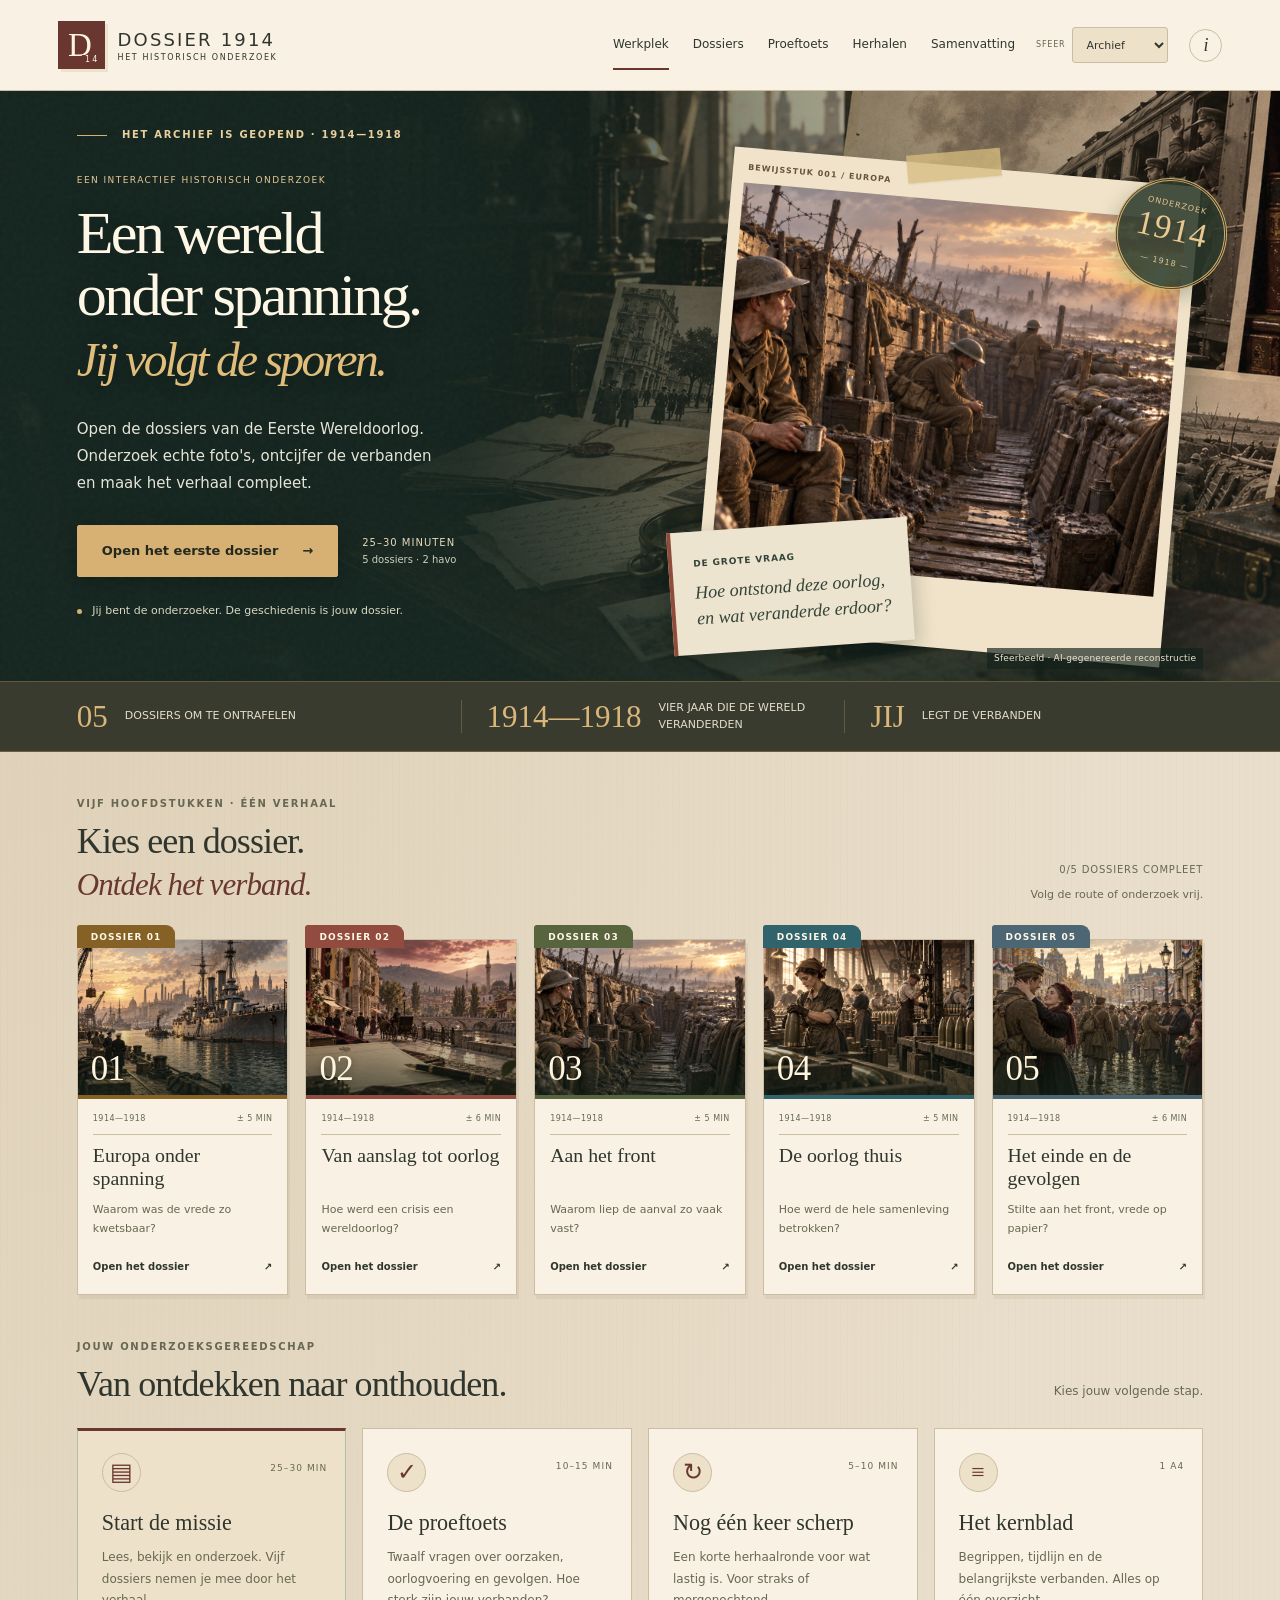
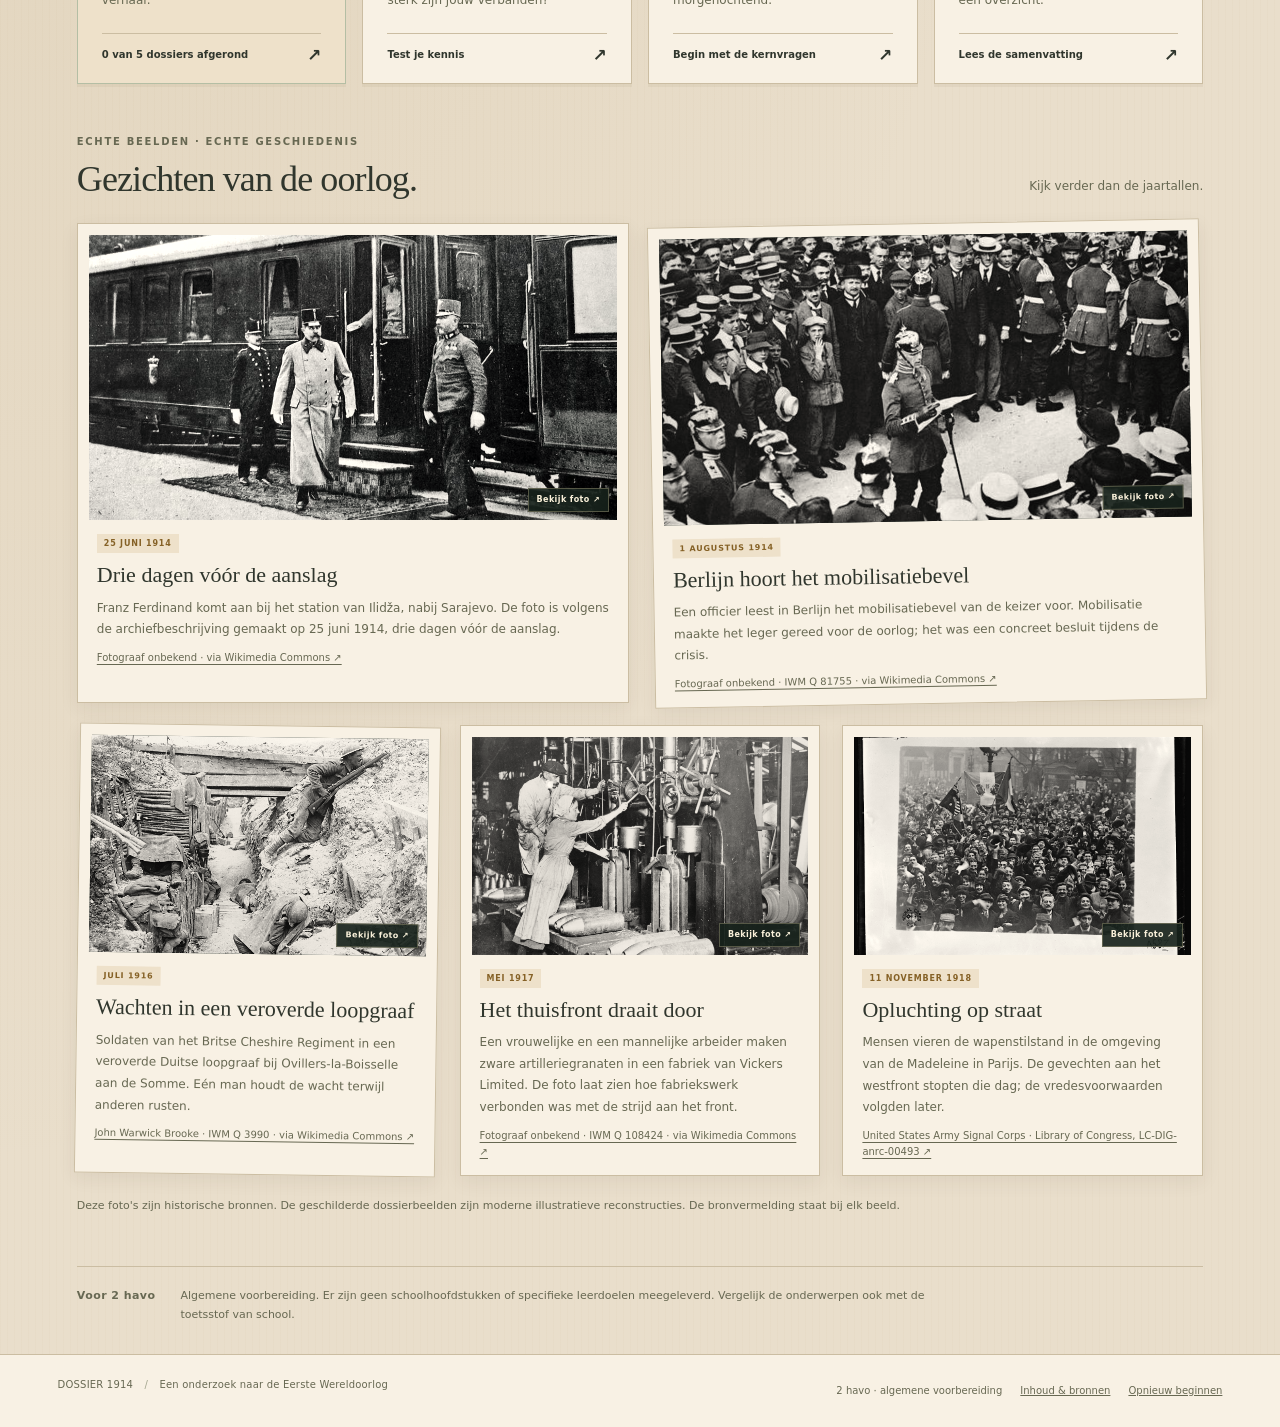
<file: index.html>
<!doctype html>
<html lang="nl">
<head>
  <meta charset="utf-8">
  <meta name="viewport" content="width=device-width,initial-scale=1">
  <meta name="theme-color" content="#203e34">
  <meta name="description" content="Ontrafel de Eerste Wereldoorlog. Een interactieve leerroute met vijf dossiers, een proeftoets en gerichte herhaling voor 2 havo.">
  <title>Dossier 1914 — ontrafel de Eerste Wereldoorlog</title>
  <link rel="icon" href="icon.svg" type="image/svg+xml">
  <link rel="stylesheet" href="style.css">
  <link rel="stylesheet" href="visual-v2.css">
  <script defer src="content.js"></script>
  <script defer src="visuals.js"></script>
  <script defer src="hero-data.js"></script>
  <script defer src="art-data.js"></script>
  <script defer src="archive-data.js"></script>
  <script defer src="app.js"></script>
</head>
<body>
  <a class="skip-link" href="#main">Ga naar de inhoud</a>
  <header class="topbar">
    <a class="brand" href="#start" aria-label="Dossier 1914, naar de start"><span class="brand-mark" aria-hidden="true">D<span>14</span></span><span>DOSSIER <strong>1914</strong><small>HET HISTORISCH ONDERZOEK</small></span></a>
    <nav aria-label="Hoofdnavigatie"><a href="#start" data-nav="start">Werkplek</a><a href="#dossier" data-nav="dossier">Dossiers</a><a href="#toets" data-nav="toets">Proeftoets</a><a href="#herhaal" data-nav="herhaal">Herhalen</a><a href="#samenvatting" data-nav="samenvatting">Samenvatting</a></nav>
    <label class="theme-switcher" for="theme-select"><span>Sfeer</span><select id="theme-select" aria-label="Kies een visueel thema"><option value="archief">Archief</option><option value="nacht">Nacht</option><option value="papier">Licht</option></select></label>
    <button class="icon-button info-trigger" data-action="info" aria-label="Over deze leerervaring en bronnen">i</button>
  </header>
  <div id="storage-warning" class="storage-warning" hidden>Je browser kan voortgang niet bewaren. Je kunt alles gebruiken; houd deze pagina open tot je klaar bent.</div>
  <main id="main" tabindex="-1"></main>
  <footer class="footer"><span>DOSSIER 1914 <span aria-hidden="true">/</span> Een onderzoek naar de Eerste Wereldoorlog</span><div><span>2 havo · algemene voorbereiding</span><button data-action="info">Inhoud & bronnen</button><button data-action="reset">Opnieuw beginnen</button></div></footer>
  <dialog id="info-dialog" aria-labelledby="info-title"><div class="dialog-head"><h2 id="info-title">Over dit onderzoek</h2><button data-action="close-info" class="icon-button" aria-label="Sluiten">×</button></div><div id="info-content"></div></dialog>
  <dialog id="photo-dialog" class="photo-lightbox" aria-labelledby="photo-title"><div class="dialog-head"><h2 id="photo-title">Historische foto</h2><button data-action="close-photo" class="icon-button" aria-label="Foto sluiten">×</button></div><div id="photo-content"></div></dialog>
  <dialog id="reset-dialog" aria-labelledby="reset-title"><h2 id="reset-title">Een nieuw onderzoek starten?</h2><p>Hiermee wis je alleen de voortgang en antwoorden van Dossier 1914 in deze browser. Je kunt daarna meteen opnieuw beginnen.</p><div class="button-row"><button class="button secondary" data-action="cancel-reset">Bewaar mijn voortgang</button><button class="button" data-action="confirm-reset">Wis mijn leerresultaten</button></div></dialog>
  <div id="live-message" class="sr-only" role="status" aria-live="polite"></div>
  <noscript>Schakel JavaScript in om de dossiers en oefeningen te gebruiken. De losse samenvatting in samenvatting.html werkt zonder JavaScript.</noscript>
</body>
</html>
</file>
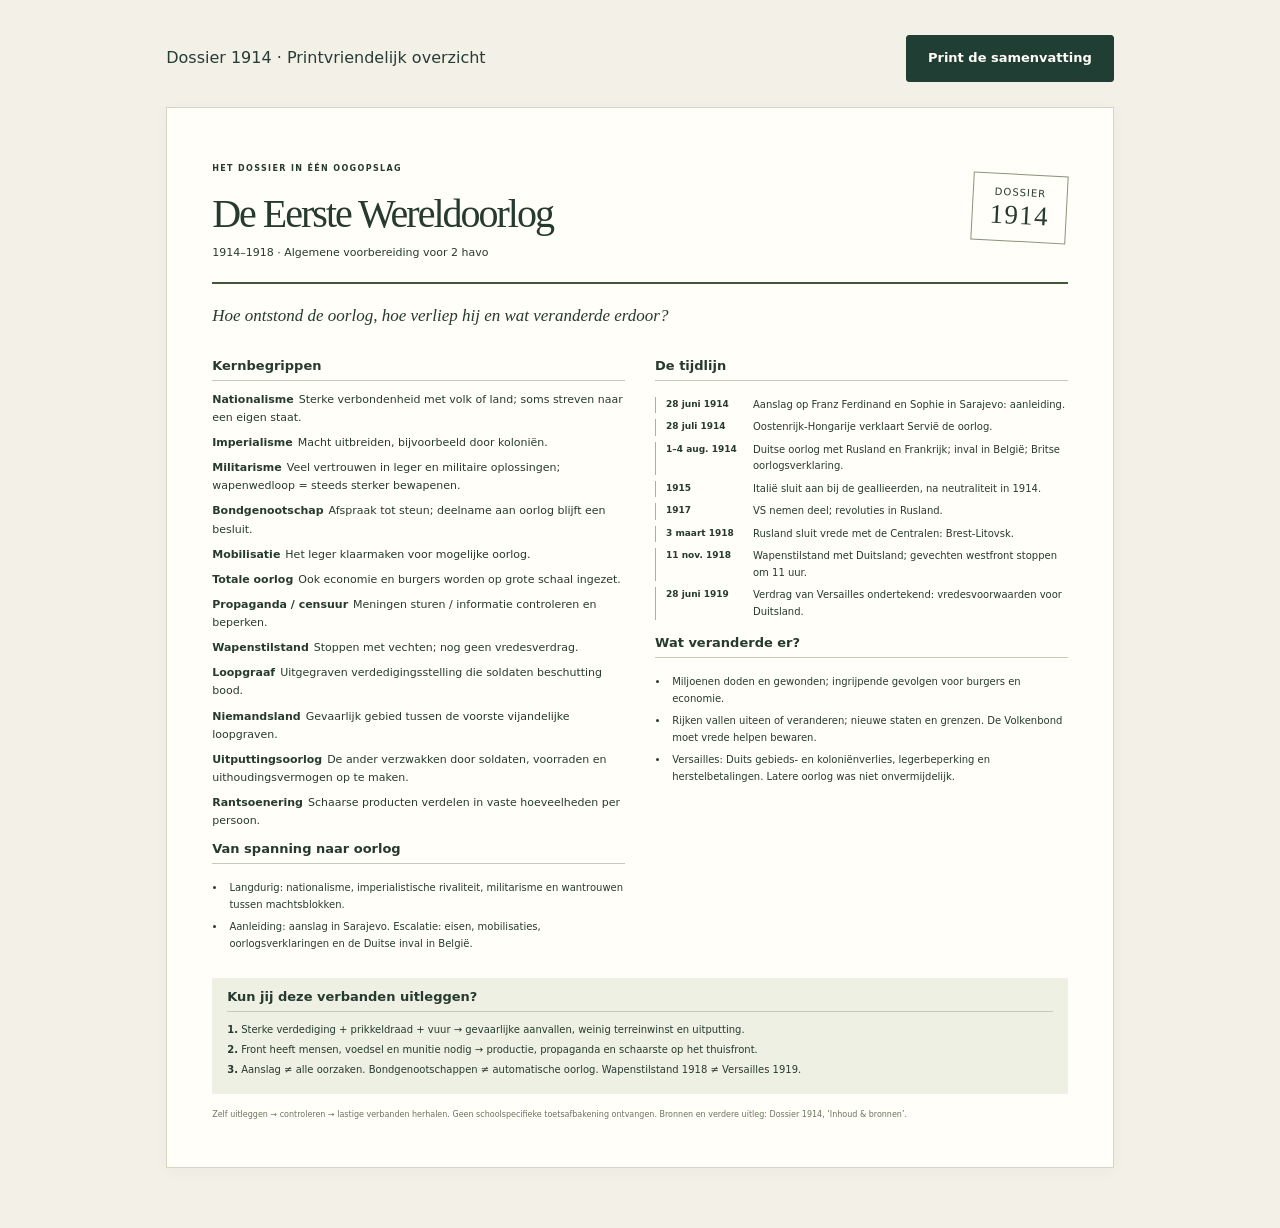
<file: samenvatting.html>
<!doctype html><html lang="nl"><head><meta charset="utf-8"><meta name="viewport" content="width=device-width,initial-scale=1"><title>Samenvatting — Dossier 1914</title><style>@charset "UTF-8";
:root{--ink:#263d34;--green:#203e34;--deep:#182e27;--muted:#697168;--paper:#f3f0e7;--cream:#e9e2d1;--gold:#d6b77b;--line:#d8d7c9;--rust:#a44831;--white:#fffdf8;--serif:Georgia,'Times New Roman',serif;--sans:system-ui,-apple-system,BlinkMacSystemFont,'Segoe UI',sans-serif}
*{box-sizing:border-box}html{scroll-behavior:smooth}body{margin:0;background:var(--paper);color:var(--ink);font:16px/1.65 var(--sans);-webkit-font-smoothing:antialiased}button,input,select,textarea{font:inherit}a{color:inherit;text-decoration-thickness:1px;text-underline-offset:4px}button,a,input,select,textarea{touch-action:manipulation}button{cursor:pointer}button:disabled{cursor:default;opacity:.4}button{color:inherit}button,a{ -webkit-tap-highlight-color:transparent}button:focus-visible,a:focus-visible,input:focus-visible,textarea:focus-visible,select:focus-visible,summary:focus-visible{outline:3px solid #b86535;outline-offset:5px}h1,h2,h3,p{margin-top:0}h1,h2,h3{line-height:1.15}h1,h2{font-family:var(--serif);font-weight:500}h1{font-size:clamp(2.5rem,4.4vw,4.6rem);letter-spacing:-.05em}h2{font-size:2rem;letter-spacing:-.025em}h3{font-family:var(--serif);font-size:1.45rem;font-weight:500}p{margin-bottom:1.2em}svg{display:block;max-width:100%;height:auto}fieldset{border:0;margin:0;padding:0}ul,ol{padding-left:1.25rem}li{padding-left:.2rem;margin-bottom:.5rem}textarea,select{width:100%;background:var(--white);border:1px solid #a8b1a5;border-radius:3px;color:var(--ink);padding:12px}textarea{resize:vertical;min-height:145px}input[type=radio],input[type=checkbox]{accent-color:var(--green);width:19px;height:19px;flex-shrink:0}summary{cursor:pointer}summary::marker{color:#6d7c64}.sr-only{position:absolute;width:1px;height:1px;padding:0;margin:-1px;overflow:hidden;clip:rect(0,0,0,0);white-space:nowrap;border:0}.skip-link{position:fixed;top:-80px;left:20px;z-index:20;background:var(--gold);padding:15px}.skip-link:focus{top:8px}.topbar{height:96px;border-bottom:1px solid var(--line);display:flex;align-items:center;padding:0 4.5%;gap:28px;background:var(--paper)}.brand{display:flex;gap:13px;align-items:center;text-decoration:none;font-size:18px;letter-spacing:.1em;line-height:1.4;white-space:nowrap}.brand strong{font-weight:500}.brand small{display:block;font-size:8px;letter-spacing:.21em}.brand-mark{display:grid;place-items:center;font-family:var(--serif);font-size:33px;position:relative;width:47px;height:48px;border:1px solid #98a38d;line-height:1}.brand-mark span{font:8px var(--sans);position:absolute;bottom:4px;right:4px;background:var(--paper);padding-left:3px}.topbar nav{display:flex;gap:30px;margin-left:auto;align-self:stretch;align-items:center}.topbar nav a{text-decoration:none;font-size:13px;font-weight:500;position:relative;white-space:nowrap}.topbar nav a[aria-current]:after{position:absolute;content:'';bottom:-15px;height:2px;background:var(--green);left:0;right:0}.icon-button{border:1px solid #aab09e;background:transparent;border-radius:50%;font:italic 18px var(--serif);width:31px;height:31px;display:grid;place-items:center;flex-shrink:0}.storage-warning{padding:14px 5%;background:#f4dfae;border-bottom:1px solid #c4a666;color:#533f17}.eyebrow{font-size:10px;letter-spacing:.17em;font-weight:650;line-height:1.4}.small-line{width:30px;display:inline-block;vertical-align:middle;border-top:1px solid var(--gold);margin-right:10px}.home-intro{background:var(--green);color:#f4efdd;padding:44px 6% 0;overflow:hidden;position:relative}.home-intro:before{content:'';position:absolute;inset:0;opacity:.035;background-image:url("data:image/svg+xml,%3Csvg viewBox='0 0 160 160' xmlns='http://www.w3.org/2000/svg'%3E%3Cfilter id='n'%3E%3CfeTurbulence type='fractalNoise' baseFrequency='.8' numOctaves='3' stitchTiles='stitch'/%3E%3C/filter%3E%3Crect width='100%25' height='100%25' opacity='.7' filter='url(%23n)'/%3E%3C/svg%3E");pointer-events:none}.home-intro>.eyebrow{color:#d5c6a3}.hero-grid{display:grid;grid-template-columns:1fr 1fr;max-width:1440px;margin:auto;gap:40px;align-items:center;position:relative}.hero-copy{padding:30px 0 48px}.hero-copy h1{font-size:clamp(2.7rem,4.1vw,4.2rem);line-height:1.06;margin-bottom:25px;letter-spacing:-.035em}.hero-copy em{font-weight:400;color:#d9be85;font-size:.84em;line-height:1.3}.hero-description{font-size:14px;color:#dbdfd1;line-height:1.8}.hero-actions{display:flex;gap:25px;align-items:center;margin-top:30px}.button{border:1px solid var(--green);border-radius:3px;color:var(--white);background:var(--green);display:inline-flex;align-items:center;justify-content:center;gap:24px;padding:13px 21px;text-decoration:none;font-size:13px;font-weight:600;line-height:1.45;min-height:47px;transition:background .15s,transform .15s}.button:hover{background:#315446}.button.gold{background:var(--gold);border-color:var(--gold);color:var(--deep)}.button.gold:hover{background:#e5ca95}.button.secondary{background:transparent;color:var(--ink);border-color:#aab3a3}.button.secondary:hover{background:#e5e7db}.button.text-button{background:transparent;color:var(--ink);border-color:transparent;padding-left:0}.button-row{display:flex;align-items:center;gap:12px;flex-wrap:wrap}.duration{font-size:9px;letter-spacing:.1em;color:#d6cfb9;line-height:1.7}.duration small{font-size:10px;letter-spacing:0;color:#c1ccbc}.level-note{font-size:10px;color:#bdc9b7;margin-top:25px}.note-dot{display:inline-block;width:5px;height:5px;border-radius:50%;background:#b4bd8a;margin-right:7px;vertical-align:middle}.hero-art{align-self:stretch;position:relative;display:flex;align-items:center;margin-top:-40px;margin-right:-40px}.hero-art>svg{width:100%;filter:drop-shadow(0 15px 18px #10221b44);max-height:470px}.art-caption{position:absolute;bottom:35px;left:15%;transform:rotate(-2deg);background:#ece4cf;color:#344438;padding:17px 20px 12px;box-shadow:2px 5px 10px #0e231a55;max-width:90%;border-left:3px solid #ba975d}.art-caption span{font-size:8px;letter-spacing:.1em;font-weight:600}.art-caption p{font:italic 16px/1.4 var(--serif);margin:6px 0}.desk-section,.dossier-overview{padding:44px 6% 0;max-width:1600px;margin:auto}.section-title{display:flex;align-items:end;justify-content:space-between;gap:20px;margin-bottom:24px}.section-title h2{margin:6px 0 0;font-size:2rem}.section-title>p{font-size:11px;margin:0 0 4px;color:var(--muted)}.section-title .eyebrow{font-size:9px;color:#697261}.entry-grid{display:grid;grid-template-columns:repeat(4,1fr);gap:14px}.entry-card{background:#f9f7ef;border:1px solid #d5d6c7;padding:22px 23px 18px;text-decoration:none;position:relative;display:flex;flex-direction:column;transition:transform .18s,box-shadow .18s;min-width:0}.entry-card:hover{transform:translateY(-3px);box-shadow:0 7px 16px #24372b12}.entry-card.featured{background:#e7e9dc;border-color:#b4bea4}.entry-icon{font-size:23px;font-family:var(--serif);color:#4b624e;line-height:1.3}.entry-time{position:absolute;right:18px;top:25px;font-size:8px;letter-spacing:.12em;color:var(--muted)}.entry-card h3{margin:20px 0 11px;font-size:1.24rem}.entry-card p{font-size:11px;line-height:1.8;color:#5a665a;max-width:235px;margin-bottom:21px}.entry-bottom{font-size:9px;font-weight:600;border-top:1px solid #d1d6c5;padding-top:13px;display:flex;justify-content:space-between;gap:4px;margin-top:auto}.entry-bottom>span{font-size:17px;line-height:1}.dossier-overview{padding-top:48px}.completion-label{font-size:9px;letter-spacing:.08em;color:var(--muted)}.folder-grid{display:grid;grid-template-columns:repeat(5,1fr);gap:16px;padding-top:12px}.folder{border:1px solid #cec6b0;background:#e8dfc8;text-decoration:none;position:relative;padding:22px 17px 17px;min-width:0;box-shadow:1px 3px 0 #d9d1bb;transition:transform .18s}.folder:nth-child(2n){background:#e4e2d0}.folder:nth-child(3){background:#e5dbcb}.folder:hover{transform:translateY(-5px)}.folder-tab{position:absolute;top:-13px;left:-1px;background:inherit;border:1px solid #cec6b0;border-bottom:none;border-radius:4px 8px 0 0;padding:2px 13px;font-size:8px;font-weight:600;letter-spacing:.12em}.folder-meta{font-size:7px;letter-spacing:.06em;display:flex;justify-content:space-between;border-bottom:1px solid #c6bda7;padding-bottom:10px;margin-bottom:15px}.folder-number{font:2rem var(--serif);color:#7e8069;opacity:.7}.folder h3{font-size:1.13rem;margin:10px 0;min-height:42px}.folder p{font-size:10px;line-height:1.65;color:#616754;min-height:48px}.folder-open{font-size:9px;display:flex;justify-content:space-between;font-weight:600}.folder.complete:after{content:'✓';position:absolute;right:15px;top:52px;color:#5f7253;font-size:24px}.scope-note{display:flex;gap:25px;border-top:1px solid var(--line);margin:40px 6% 30px;padding-top:20px;color:#697161;font-size:10px}.scope-note strong{white-space:nowrap;letter-spacing:.04em}.scope-note p{max-width:750px;margin:0}.footer{padding:22px 4.5%;border-top:1px solid var(--line);display:flex;justify-content:space-between;gap:20px;font-size:9px;color:#6f7769}.footer>span{letter-spacing:.02em}.footer>span>span{padding:0 8px;color:#a4a68f}.footer>div{display:flex;gap:18px;align-items:center;flex-wrap:wrap}.footer button{border:0;background:transparent;padding:0;text-decoration:underline;font-size:9px}.back-link{display:block;font-size:11px;color:#657361;text-decoration:none;margin-bottom:25px}.back-link:hover{text-decoration:underline}.muted{color:var(--muted)}.small{font-size:12px}.lead{font-size:17px;color:#5d6b5a;max-width:650px;line-height:1.8}.lesson-layout{display:grid;grid-template-columns:260px minmax(0,1fr);max-width:1440px;margin:auto;min-height:calc(100vh - 170px)}.sidebar{border-right:1px solid var(--line);padding:32px 25px}.sidebar h2{font-size:1.7rem;margin:10px 0 18px}.sidebar .eyebrow{font-size:9px;color:var(--muted)}.progress-track{height:4px;background:#dedfd0;width:100%;overflow:hidden;border-radius:4px}.progress-track>span{display:block;height:100%;background:#607954;transition:width .3s}.sidebar .small{font-size:10px;margin-top:8px}.chapter-link{display:flex;align-items:center;gap:12px;text-decoration:none;border-bottom:1px solid #dedfd2;padding:17px 5px;font-size:12px;line-height:1.45}.chapter-link>span{width:28px;flex-shrink:0;font:20px var(--serif);color:#8d947f}.chapter-link small{display:block;font-size:9px;color:var(--muted);margin-top:4px}.chapter-link.active{color:var(--deep);font-weight:650;background:#e5e8dc;border-left:3px solid #6a805a;padding-left:10px;margin-left:-12px}.sidebar-tip{margin-top:35px;display:flex;align-items:start;gap:10px;border:1px solid var(--line);padding:16px;font-size:10px;line-height:1.7}.sidebar-tip>span{font-size:20px}.sidebar-tip p{margin:0}.lesson{padding:42px 6% 35px;min-width:0;max-width:1100px}.lesson-header .eyebrow{font-size:10px;color:#6b745f}.separator{margin:0 13px;color:#a3a58e}.lesson-header h1{font-size:clamp(2.2rem,3.5vw,3.6rem);margin:17px 0 18px}.objective{font-size:12px;max-width:650px;line-height:1.8;color:#626f5e}.objective strong{color:var(--ink)}.stage-nav{display:flex;gap:0;border-bottom:1px solid #c6cebb;margin:30px 0 28px;overflow:auto;padding:4px 0 0}.stage-nav button{font-size:10px;border:0;border-bottom:2px solid transparent;white-space:nowrap;flex:1;background:transparent;padding:12px 8px 13px;color:#758069}.stage-nav button span{display:inline-flex;align-items:center;justify-content:center;margin-right:5px;font-size:8px;border:1px solid #c2c8b7;border-radius:50%;width:17px;height:17px}.stage-nav button.active{border-bottom-color:var(--green);color:var(--green);font-weight:650}.stage-nav button.active span{background:var(--green);color:#fff}.lesson-body{animation:arrive .25s ease-out;min-height:330px}.opening{background:#e5e8da;border-left:3px solid #889870;padding:23px 25px;margin-bottom:25px}.opening .eyebrow{font-size:8px;color:#66715b}.opening p{font:italic 23px/1.45 var(--serif);margin:9px 0 0}.reading-sections section{display:flex;gap:19px;padding:15px 0}.section-index{font:22px var(--serif);color:#a3a78d;flex-shrink:0}.reading-sections h2{font-size:1.42rem;margin:0 0 10px}.reading-sections p{font-size:14px;line-height:1.9;margin-bottom:8px}.glossary{padding:15px 0;border-top:1px solid var(--line);font-size:12px;margin-top:20px}.glossary>summary{font-weight:600}.glossary-grid{display:grid;grid-template-columns:1fr 1fr;gap:8px 20px;margin-top:15px}.glossary-grid details{background:#eeede1;padding:12px;font-size:11px}.glossary-grid p{margin:9px 0 0}.lesson-controls{margin-top:30px;border-top:1px solid var(--line);padding-top:20px;display:flex;justify-content:space-between;align-items:center;gap:15px}.lesson-controls>span{font-size:10px;color:var(--muted)}.sources{margin-top:25px;font-size:10px;color:#63725b;border-top:1px solid var(--line);padding-top:16px}.sources p{font-size:10px}.sources ul{padding-top:10px}.visual-panel{background:#fbf8ee;border:1px solid #d9d5c3;padding:23px}.visual-top{display:flex;justify-content:space-between;align-items:center;gap:15px;margin-bottom:15px}.visual-top .eyebrow{font-size:9px}.visual-panel h2{font-size:1.8rem;margin-bottom:12px}.diagram{overflow-x:auto;margin:0 -10px;padding:5px 0 15px}.diagram>svg{width:100%;min-width:560px}.caption{font-size:10px;line-height:1.65;color:#64715a;padding-top:5px;border-top:1px solid #dddccc}.inspection-buttons{display:flex;flex-wrap:wrap;gap:8px}.inspect-button{display:flex;gap:16px;align-items:center;justify-content:space-between;border:1px solid #bdc6ad;background:#eef0e3;padding:9px 12px;font-size:11px;border-radius:2px}.inspect-button.active{background:var(--green);color:#f4efdd}.inspection-detail{background:#e4e9d9;border-left:3px solid #72885e;padding:17px 20px;margin-top:15px;font-size:13px}.inspection-detail p{margin:7px 0 0}.exercise-position{font-size:9px;letter-spacing:.09em;display:flex;align-items:center;gap:12px;flex-wrap:wrap;margin-bottom:20px}.badge{display:inline-block;font-size:8px;letter-spacing:.07em;line-height:1.5;background:#e6e9da;padding:5px 9px;color:#536449;border:1px solid #d5dac6;font-weight:650}.exercise h2{font-size:1.65rem;line-height:1.35;margin-bottom:24px;max-width:700px}.choice-list{display:flex;flex-direction:column;gap:10px}.choice{display:flex;align-items:center;gap:15px;padding:15px 17px;border:1px solid #c8cebc;background:var(--white);font-size:13px;line-height:1.6;border-radius:3px;cursor:pointer;position:relative}.choice>input{margin:0}.choice-letter{font-size:10px;color:#7e8b72;flex-shrink:0}.choice.selected{border-color:#607653;background:#e8eddf}.choice.is-correct{border-color:#7f9769;background:#e7efdd}.choice.is-wrong{border-color:#ba8067;background:#f3e6dc}.choice-check{margin-left:auto;font-size:20px;color:#42693c}.question-options{display:flex;justify-content:space-between;align-items:start;gap:25px;margin:22px 0;font-size:11px}.question-options details{max-width:55%}.question-options details p{background:#e9e8d7;padding:12px;margin:10px 0 0}.uncertain{display:flex;align-items:center;gap:8px;font-size:10px;white-space:nowrap}.form-error{color:#9b3524;font-size:12px;margin-bottom:12px}.feedback{margin-top:23px;padding:23px;border-left:3px solid #a8784e;background:#eee5d8}.feedback.positive{background:#e4edd9;border-color:#749760}.feedback.open-feedback{background:#e8e9db;border-color:#8b9375}.feedback .eyebrow{font-size:8px}.feedback h3{font-family:var(--serif);font-size:1.5rem;margin:12px 0}.feedback p,.feedback li{font-size:13px;line-height:1.8}.feedback p:last-child{margin-bottom:0}.feedback .small{font-size:10px}.self-ratings{display:flex;gap:8px;flex-wrap:wrap}.rating{background:#faf9f1;border:1px solid #abb79d;font-size:11px;padding:11px 13px;border-radius:3px}.rating.selected{background:var(--green);color:#fff}.retry-button{border:0;border-bottom:1px solid #9ca98d;background:transparent;padding:2px 0;font-size:10px;margin-top:15px}.match-list{display:flex;flex-direction:column;gap:12px}.match-row{display:grid;grid-template-columns:minmax(100px,1fr) 25px minmax(150px,1.6fr);gap:10px;align-items:center;background:#eaeade;padding:14px;font-size:12px}.match-row select{font-size:12px;padding:10px}.match-row>span{color:#8f997c}.order-list{list-style:none;padding:0;display:flex;gap:9px;flex-direction:column}.order-list li{display:flex;align-items:center;gap:15px;padding:12px 14px;background:var(--white);border:1px solid #cbd1be;font-size:12px;margin:0}.order-number{font:23px var(--serif);color:#8d9a7e}.order-list li>div{margin-left:auto;display:flex;gap:5px}.order-button{background:#eef0e5;border:1px solid #bbc4ad;min-width:35px;min-height:35px;border-radius:2px;font-size:17px}.answer-label{font-size:11px;display:block;font-weight:600;margin-bottom:8px}.source-excerpt{margin:0 0 25px;background:#e7dcc2;padding:20px;border-left:3px solid #b2955d}.source-excerpt p{font:italic 23px/1.5 var(--serif);margin:12px 0 0}.source-excerpt .eyebrow{font-size:8px}.completion-box{border:1px solid #c5cdb6;background:#e9ecde;padding:35px;position:relative}.completion-box h2{margin-top:25px}.completion-box li{font-size:14px;line-height:1.8;margin-bottom:10px}.completion-box>p{font-size:12px;margin:25px 0}.stamp{display:inline-block;color:#637c54;border:2px solid #849374;padding:8px 12px;font-size:10px;letter-spacing:.14em;transform:rotate(-3deg)}.mode-intro{padding:65px 6%;max-width:950px;margin:auto;min-height:75vh}.mode-intro h1{font-size:3.6rem;max-width:680px;margin:22px 0}.mode-intro .back-link{margin-top:25px}.mode-details{display:flex;gap:35px;font-size:11px;font-weight:600;margin:25px 0 35px;padding:17px 0;border-block:1px solid var(--line)}.paper-note{background:#e8e9db;border:1px solid #d1d6c3;padding:27px;margin-bottom:30px;max-width:680px}.paper-note h2{font-size:1.7rem}.paper-note p{font-size:13px;line-height:1.85}.paper-note p:last-child{margin-bottom:0}.mode-workspace,.results-page{padding:40px 5% 60px;max-width:1000px;margin:auto;min-height:80vh}.mode-heading{display:flex;align-items:center;justify-content:space-between;gap:20px}.mode-heading h1{font-size:2.9rem;margin:16px 0 28px}.question-nav{display:flex;gap:7px;flex-wrap:wrap;margin:0 0 25px}.question-nav button{width:35px;height:35px;background:#f9f7ee;border:1px solid #c5cbb7;border-radius:2px;font-size:11px}.question-nav button.answered{background:#e0e7d4;border-color:#aab99a}.question-nav button.active{background:var(--green);color:#fff;border-color:var(--green)}.quiz-paper{background:#fbf9f1;border:1px solid #d3d7c7;padding:32px;margin-top:20px}.mode-workspace>.small{margin-top:18px}.result-metrics{display:grid;grid-template-columns:repeat(3,1fr);border:1px solid #cdd4bd;background:#e7ebdc;margin:30px 0 15px}.result-metrics>div{padding:24px 30px;border-right:1px solid #cdd4bd}.result-metrics>div:last-child{border:0}.result-metrics strong{font:3.5rem var(--serif);color:#3b5734}.result-metrics strong span{font-size:1.5rem;color:#808d73}.result-metrics p{font-size:11px;line-height:1.65;margin:9px 0 0}.results-page>h2{font-size:1.9rem;margin-top:40px}.topic-results{border-top:1px solid var(--line);margin:25px 0}.topic-results>div{display:grid;grid-template-columns:1.3fr 1fr .7fr;gap:18px;padding:17px 4px;border-bottom:1px solid var(--line);font-size:11px}.topic-results strong{font-size:10px;color:#557246}.topic-results .rust-text{color:var(--rust)}.answer-review{border:1px solid #d2d6c4;margin-top:10px;background:#faf8ef}.answer-review>summary{padding:18px 20px;font-size:11px;display:flex;justify-content:space-between;gap:15px;list-style:none}.answer-review>summary:after{content:'+';margin-left:auto}.answer-review[open]>summary:after{content:'−'}.answer-review[open]>summary{border-bottom:1px solid var(--line)}.answer-review .exercise,.answer-review>p{padding:20px}.answer-review>p{margin:0}.review-heading{margin-top:50px}.summary-page{max-width:1050px;margin:auto;padding:35px 4% 60px}.summary-toolbar{display:flex;align-items:center;justify-content:space-between;gap:15px;margin-bottom:25px}.summary-toolbar .back-link{margin:0}.summary-toolbar>div{display:flex;gap:10px}.summary-sheet{background:#fffef8;padding:45px;border:1px solid #d5d5c4;box-shadow:0 4px 17px #1c392b08;color:#263a30}.summary-head{display:flex;align-items:center;justify-content:space-between;border-bottom:2px solid #41563a;padding-bottom:19px;gap:20px}.summary-head .eyebrow{font-size:8px}.summary-head h1{font-size:2.5rem;margin:12px 0 7px}.summary-head p{font-size:11px;margin:0}.summary-stamp{font:10px/1.5 var(--sans);border:1px solid #89957a;padding:10px 17px;text-align:center;letter-spacing:.1em;transform:rotate(3deg)}.summary-stamp strong{font:27px var(--serif);letter-spacing:.05em}.summary-question{font:italic 17px/1.6 var(--serif);padding:18px 0}.summary-columns{display:grid;grid-template-columns:1fr 1fr;gap:30px}.summary-sheet h2{font-family:var(--sans);font-size:13px;font-weight:700;letter-spacing:0;border-bottom:1px solid #c5cbb9;padding-bottom:6px;margin:12px 0 10px}.summary-sheet dl{font-size:11px;margin:0}.summary-sheet dl>div{margin-bottom:7px}.summary-sheet dt{font-weight:700;display:inline}.summary-sheet dd{display:inline;margin-left:5px;line-height:1.5}.summary-sheet li{font-size:10px;line-height:1.65;margin-bottom:6px}.summary-sheet ul{padding-left:14px}.summary-timeline{list-style:none;padding:0}.summary-timeline li{display:grid;grid-template-columns:78px 1fr;gap:9px;position:relative;padding-left:10px;border-left:1px solid #a7b395}.summary-timeline strong{font-size:9px}.summary-connections{background:#eff0e4;padding:12px 15px;margin-top:10px}.summary-connections h2{margin-top:0}.summary-connections p{font-size:10px;line-height:1.5;margin-bottom:5px}.summary-foot{font-size:8px;line-height:1.6;margin:15px 0 0;color:#69755f}dialog{border:1px solid #a6b296;border-radius:4px;padding:32px;background:#f8f6eb;color:var(--ink);width:min(680px,90vw);max-height:85vh;box-shadow:0 25px 90px #0e241c77}dialog::backdrop{background:#10251da6}dialog h2{font-size:2rem}dialog h3{font-size:1.35rem;margin-top:25px}dialog p,dialog li{font-size:12px;line-height:1.9}.dialog-head{display:flex;align-items:start;justify-content:space-between;gap:15px}.dialog-head .icon-button{font:25px var(--sans)}.source-list{padding-left:16px}.source-list li{margin-bottom:12px}.empty{padding:50px;max-width:800px;margin:auto}.empty h1{font-size:3rem}@keyframes arrive{from{opacity:0;transform:translateY(7px)}to{opacity:1;transform:translateY(0)}}
@media(min-width:1500px){.home-intro{padding-inline:calc((100vw - 1330px)/2)}.hero-grid{gap:80px}.hero-copy{padding-block:45px 65px}.hero-art{margin-top:-40px}}
@media(max-width:1100px){.topbar{padding:0 4%;gap:18px}.topbar nav{gap:19px}.brand{font-size:15px}.brand small{font-size:7px}.hero-grid{gap:10px}.hero-copy h1{font-size:3.2rem}.hero-art{margin-right:-35px}.entry-card{padding:20px 17px 17px}.entry-card h3{font-size:1.12rem}.folder-grid{gap:12px}.folder{padding:20px 12px 14px}.folder h3{font-size:1rem}.folder-meta{font-size:6px}.lesson-layout{grid-template-columns:225px minmax(0,1fr)}.sidebar{padding-inline:20px}.lesson{padding-inline:5%}.stage-nav button{font-size:9px;padding-inline:5px}.stage-nav button span{display:none}}
@media(max-width:820px){.topbar{height:auto;min-height:90px;padding:17px 5% 0;flex-wrap:wrap;gap:12px}.brand{font-size:16px}.brand-mark{width:39px;height:40px;font-size:29px}.info-trigger{margin-left:auto}.topbar nav{order:3;width:100%;gap:24px;overflow:auto;margin:0;padding:6px 0 13px;align-self:auto}.topbar nav a{font-size:11px}.topbar nav a[aria-current]:after{bottom:-9px}.home-intro{padding-top:30px}.hero-copy h1{font-size:2.6rem}.hero-description{font-size:12px}.hero-actions{gap:15px}.hero-actions .button{font-size:11px;gap:20px}.duration{font-size:8px}.duration small{font-size:8px}.hero-art{margin-right:-30px;transform:scale(1.05)}.art-caption{left:5%;bottom:55px;padding:12px 15px}.art-caption p{font-size:13px}.art-caption span{font-size:6px}.entry-grid{grid-template-columns:1fr 1fr;gap:15px}.entry-card{padding:22px;min-height:210px}.entry-card p{font-size:12px;max-width:none}.entry-card h3{font-size:1.35rem;margin-top:17px}.entry-bottom{font-size:10px}.folder-grid{display:flex;overflow:auto;padding:13px 2px 8px;scroll-snap-type:x proximity}.folder{min-width:185px;scroll-snap-align:start}.folder h3{font-size:1.2rem}.folder p{font-size:11px}.folder-meta{font-size:7px}.section-title>p{font-size:10px;max-width:160px}.lesson-layout{display:block}.sidebar{border-right:0;border-bottom:1px solid var(--line);padding:19px 5%}.sidebar>.back-link,.sidebar>.eyebrow,.sidebar>h2,.sidebar>.progress-track,.sidebar>.small,.sidebar-tip{display:none}.sidebar nav{display:flex;gap:6px;overflow:auto}.chapter-link{border:1px solid #d3d7c6;padding:9px 12px;min-width:150px;max-width:180px;font-size:10px;line-height:1.4;border-radius:3px}.chapter-link.active{margin:0;padding:9px 12px;border-left:1px solid #9eae88}.chapter-link>span{font-size:19px;width:20px}.chapter-link small{font-size:8px}.lesson{padding:30px 6%}.lesson-header h1{font-size:2.7rem}.stage-nav button{font-size:10px;flex:auto;padding:12px 10px}.stage-nav button span{display:inline-flex}.lesson-body{min-height:300px}.mode-intro h1{font-size:3rem}.summary-toolbar .button{font-size:10px;padding:10px 12px;gap:10px}.summary-sheet{padding:30px}.footer{flex-direction:column;gap:12px}.footer>div{gap:16px}}
@media(max-width:560px){body{font-size:15px}.topbar nav{gap:21px}.home-intro{padding:27px 6% 0}.home-intro>.eyebrow{font-size:8px}.hero-grid{display:flex;flex-direction:column;gap:0}.hero-copy{width:100%;padding:28px 0 10px}.hero-copy h1{font-size:2.8rem;line-height:1.04;letter-spacing:-.045em;margin-bottom:20px}.hero-copy em{font-size:.78em}.hero-description{font-size:13px;line-height:1.8}.hero-actions{margin-top:23px;gap:20px}.hero-actions .button{font-size:12px}.level-note{margin-top:18px}.hero-art{height:270px;align-self:center;margin:0 -18px;width:105%;transform:none}.hero-art>svg{max-height:320px;width:100%}.art-caption{bottom:24px;left:13%;padding:11px 15px}.art-caption p{font-size:13px}.hero-art>svg{transform:translateY(-6px)}.desk-section,.dossier-overview{padding:30px 6% 0}.section-title{gap:10px;margin-bottom:20px}.section-title h2{font-size:1.8rem}.section-title>.eyebrow{font-size:8px}.section-title>p{display:none}.entry-grid{gap:10px}.entry-card{padding:17px 14px 15px;min-height:232px}.entry-card h3{font-size:1.2rem;margin:18px 0 11px}.entry-card p{font-size:10px;line-height:1.7;margin-bottom:18px}.entry-time{font-size:6px;right:10px;top:24px}.entry-icon{font-size:23px}.entry-bottom{font-size:8px;padding-top:10px;align-items:center}.entry-bottom>span{font-size:16px}.completion-label{font-size:7px;max-width:80px;text-align:right}.folder-grid{gap:13px}.scope-note{font-size:9px;gap:15px;margin-top:25px}.scope-note strong{white-space:normal;min-width:40px}.footer{font-size:8px;padding:20px 6%}.footer button{font-size:9px;min-height:30px}.footer>div{gap:10px}.lesson{padding:25px 5%}.lesson-header h1{font-size:2.4rem}.lesson-header .eyebrow{font-size:8px}.objective{font-size:11px}.stage-nav{margin-block:20px}.stage-nav button{font-size:9px;padding:11px 10px}.stage-nav button span{display:none}.opening{padding:18px}.opening p{font-size:21px}.reading-sections section{gap:13px}.reading-sections h2{font-size:1.3rem}.reading-sections p{font-size:13px;line-height:1.85}.section-index{font-size:19px}.glossary-grid{grid-template-columns:1fr}.lesson-controls{gap:10px;flex-wrap:wrap}.lesson-controls .button{font-size:10px;padding:11px 12px;gap:8px;min-height:43px}.lesson-controls>span{display:none}.visual-panel{padding:17px 14px}.visual-panel h2{font-size:1.55rem}.visual-top .eyebrow{font-size:7px}.badge{font-size:7px}.caption{font-size:9px}.inspect-button{font-size:10px;padding:9px;gap:10px;min-height:42px}.inspection-detail{font-size:12px;padding:13px}.exercise h2{font-size:1.45rem;margin-bottom:20px}.choice{font-size:12px;padding:13px 11px;gap:10px;align-items:start}.choice>input{margin-top:2px}.choice-letter{display:none}.choice-check{font-size:17px}.question-options{flex-direction:column;gap:15px;margin-block:20px}.question-options details{max-width:100%}.uncertain{font-size:11px}.feedback{padding:18px}.feedback p,.feedback li{font-size:12px}.feedback h3{font-size:1.35rem}.feedback .eyebrow{font-size:7px}.self-ratings{flex-direction:column}.rating{font-size:11px;text-align:left;padding:13px}.match-row{grid-template-columns:1fr;padding:13px;gap:8px}.match-row>span{display:none}.match-row select{font-size:12px}.order-list li{padding:11px 9px;gap:9px;font-size:11px;line-height:1.5}.order-number{font-size:20px}.order-list li>div{flex-direction:column;gap:4px}.order-button{min-height:30px;min-width:30px;font-size:16px}.completion-box{padding:24px}.completion-box h2{font-size:1.8rem}.completion-box li{font-size:12px}.completion-box .button{font-size:11px;gap:12px}.mode-intro{padding:40px 6%}.mode-intro h1{font-size:2.6rem;margin-top:20px}.lead{font-size:15px;line-height:1.8}.mode-details{gap:18px;font-size:9px;margin:25px 0}.paper-note{padding:21px}.paper-note h2{font-size:1.5rem}.paper-note p{font-size:12px}.mode-workspace,.results-page{padding:30px 5% 45px}.mode-heading{display:block}.mode-heading h1{font-size:2.4rem;margin:15px 0 18px}.mode-heading>.badge{margin-bottom:15px}.question-nav{gap:6px}.question-nav button{width:38px;height:38px}.quiz-paper{padding:22px 16px;margin-top:15px}.quiz-paper .button{font-size:11px;padding:12px 15px;gap:10px}.results-page>h1{font-size:2.8rem}.result-metrics{margin-top:24px}.result-metrics>div{padding:18px 12px}.result-metrics strong{font-size:2.7rem}.result-metrics strong span{font-size:1.2rem}.result-metrics p{font-size:9px}.topic-results>div{grid-template-columns:1fr 1fr;gap:7px;font-size:10px}.topic-results>div>strong{grid-column:2}.topic-results>div>span:first-child{grid-row:span 2;font-weight:600}.answer-review>summary{font-size:10px;flex-wrap:wrap;padding:15px}.answer-review .exercise{padding:18px 13px}.summary-page{padding:25px 4% 40px}.summary-toolbar{display:block}.summary-toolbar .back-link{margin-bottom:20px}.summary-toolbar>div{gap:8px}.summary-sheet{padding:25px 20px}.summary-head h1{font-size:2rem}.summary-head p{font-size:9px}.summary-stamp{display:none}.summary-question{font-size:16px}.summary-columns{grid-template-columns:1fr;gap:0}.summary-sheet dl,.summary-sheet li{font-size:11px}.summary-timeline strong{font-size:10px}.summary-connections p{font-size:11px}.summary-foot{font-size:8px}dialog{padding:25px 20px}dialog h2{font-size:1.7rem}.source-excerpt{padding:18px}.source-excerpt p{font-size:20px}}
@media(prefers-reduced-motion:reduce){html{scroll-behavior:auto}*,*:before,*:after{animation:none!important;transition:none!important}}
@media print{@page{size:A4 portrait;margin:11mm}body{background:white;color:#17291f;font-size:10pt}.topbar,.footer,.summary-toolbar,.skip-link,#storage-warning,dialog{display:none!important}main{padding:0!important;margin:0!important}.summary-page{padding:0;max-width:none;margin:0}.summary-sheet{border:0;box-shadow:none;padding:0;width:100%;color:#17291f;print-color-adjust:exact;-webkit-print-color-adjust:exact}.summary-head{padding-bottom:9px;gap:12px}.summary-head h1{font-size:24pt;margin:6px 0}.summary-head .eyebrow{font-size:6pt}.summary-head p{font-size:7pt}.summary-stamp{display:block;font-size:7pt;padding:7px 10px}.summary-stamp strong{font-size:20pt}.summary-question{font-size:11pt;padding:10px 0}.summary-columns{grid-template-columns:1fr 1fr;gap:19px}.summary-sheet h2{font-size:9pt;margin:8px 0 6px;padding-bottom:4px;break-after:avoid}.summary-sheet dl{font-size:7.2pt;line-height:1.45}.summary-sheet dl>div{margin-bottom:5px}.summary-sheet dd{line-height:1.45}.summary-sheet ul{margin-top:6px;margin-bottom:8px;padding-left:12px}.summary-sheet li{font-size:7.1pt;line-height:1.48;margin-bottom:4px}.summary-timeline{margin-top:6px}.summary-timeline li{grid-template-columns:55px 1fr;gap:6px;padding-left:7px}.summary-timeline strong{font-size:6.5pt}.summary-connections{padding:8px 10px;margin-top:7px;break-inside:avoid}.summary-connections h2{margin-top:0}.summary-connections p{font-size:7pt;line-height:1.45;margin-bottom:4px}.summary-foot{font-size:6pt;line-height:1.4;margin-top:8px}a{color:inherit;text-decoration:none}.summary-sheet section{break-inside:avoid}body:has(.lesson-layout) .lesson-layout,body:has(.mode-workspace) .mode-workspace{display:none}body:has(.lesson-layout):after,body:has(.mode-workspace):after{content:'Open de samenvatting om een printoverzicht te maken.';display:block;font-size:14pt}}
main:focus{outline:none}
@media print{.summary-sheet dl{font-size:8.8pt;line-height:1.45}.summary-sheet li{font-size:8.4pt;line-height:1.45}.summary-timeline strong{font-size:7.3pt}.summary-connections p{font-size:8.1pt}.summary-foot{font-size:6.5pt}}
</style></head><body><main class="summary-page"><div class="summary-toolbar"><span>Dossier 1914 · Printvriendelijk overzicht</span><button class="button" onclick="window.print()">Print de samenvatting</button></div><div class="summary-sheet"><div class="summary-head"><div><span class="eyebrow">HET DOSSIER IN ÉÉN OOGOPSLAG</span><h1>De Eerste Wereldoorlog</h1><p>1914–1918 · Algemene voorbereiding voor 2 havo</p></div><span class="summary-stamp">DOSSIER<br><strong>1914</strong></span></div><div class="summary-question">Hoe ontstond de oorlog, hoe verliep hij en wat veranderde erdoor?</div><div class="summary-columns"><section><h2>Kernbegrippen</h2><dl><div><dt>Nationalisme</dt><dd>Sterke verbondenheid met volk of land; soms streven naar een eigen staat.</dd></div><div><dt>Imperialisme</dt><dd>Macht uitbreiden, bijvoorbeeld door koloniën.</dd></div><div><dt>Militarisme</dt><dd>Veel vertrouwen in leger en militaire oplossingen; wapenwedloop = steeds sterker bewapenen.</dd></div><div><dt>Bondgenootschap</dt><dd>Afspraak tot steun; deelname aan oorlog blijft een besluit.</dd></div><div><dt>Mobilisatie</dt><dd>Het leger klaarmaken voor mogelijke oorlog.</dd></div><div><dt>Totale oorlog</dt><dd>Ook economie en burgers worden op grote schaal ingezet.</dd></div><div><dt>Propaganda / censuur</dt><dd>Meningen sturen / informatie controleren en beperken.</dd></div><div><dt>Wapenstilstand</dt><dd>Stoppen met vechten; nog geen vredesverdrag.</dd></div><div><dt>Loopgraaf</dt><dd>Uitgegraven verdedigingsstelling die soldaten beschutting bood.</dd></div><div><dt>Niemandsland</dt><dd>Gevaarlijk gebied tussen de voorste vijandelijke loopgraven.</dd></div><div><dt>Uitputtingsoorlog</dt><dd>De ander verzwakken door soldaten, voorraden en uithoudingsvermogen op te maken.</dd></div><div><dt>Rantsoenering</dt><dd>Schaarse producten verdelen in vaste hoeveelheden per persoon.</dd></div></dl><h2>Van spanning naar oorlog</h2><ul><li>Langdurig: nationalisme, imperialistische rivaliteit, militarisme en wantrouwen tussen machtsblokken.</li><li>Aanleiding: aanslag in Sarajevo. Escalatie: eisen, mobilisaties, oorlogsverklaringen en de Duitse inval in België.</li></ul></section><section><h2>De tijdlijn</h2><ol class="summary-timeline"><li><strong>28 juni 1914</strong><span>Aanslag op Franz Ferdinand en Sophie in Sarajevo: aanleiding.</span></li><li><strong>28 juli 1914</strong><span>Oostenrijk-Hongarije verklaart Servië de oorlog.</span></li><li><strong>1–4 aug. 1914</strong><span>Duitse oorlog met Rusland en Frankrijk; inval in België; Britse oorlogsverklaring.</span></li><li><strong>1915</strong><span>Italië sluit aan bij de geallieerden, na neutraliteit in 1914.</span></li><li><strong>1917</strong><span>VS nemen deel; revoluties in Rusland.</span></li><li><strong>3 maart 1918</strong><span>Rusland sluit vrede met de Centralen: Brest-Litovsk.</span></li><li><strong>11 nov. 1918</strong><span>Wapenstilstand met Duitsland; gevechten westfront stoppen om 11 uur.</span></li><li><strong>28 juni 1919</strong><span>Verdrag van Versailles ondertekend: vredesvoorwaarden voor Duitsland.</span></li></ol><h2>Wat veranderde er?</h2><ul><li>Miljoenen doden en gewonden; ingrijpende gevolgen voor burgers en economie.</li><li>Rijken vallen uiteen of veranderen; nieuwe staten en grenzen. De Volkenbond moet vrede helpen bewaren.</li><li>Versailles: Duits gebieds- en koloniënverlies, legerbeperking en herstelbetalingen. Latere oorlog was niet onvermijdelijk.</li></ul></section></div><section class="summary-connections"><h2>Kun jij deze verbanden uitleggen?</h2><p><strong>1.</strong> Sterke verdediging + prikkeldraad + vuur → gevaarlijke aanvallen, weinig terreinwinst en uitputting.</p><p><strong>2.</strong> Front heeft mensen, voedsel en munitie nodig → productie, propaganda en schaarste op het thuisfront.</p><p><strong>3.</strong> Aanslag ≠ alle oorzaken. Bondgenootschappen ≠ automatische oorlog. Wapenstilstand 1918 ≠ Versailles 1919.</p></section><p class="summary-foot">Zelf uitleggen → controleren → lastige verbanden herhalen. Geen schoolspecifieke toetsafbakening ontvangen. Bronnen en verdere uitleg: Dossier 1914, ‘Inhoud & bronnen’.</p></div></main></body></html>
</file>
<file: style.css>
@charset "UTF-8";
:root{--ink:#263d34;--green:#203e34;--deep:#182e27;--muted:#697168;--paper:#f3f0e7;--cream:#e9e2d1;--gold:#d6b77b;--line:#d8d7c9;--rust:#a44831;--white:#fffdf8;--serif:Georgia,'Times New Roman',serif;--sans:system-ui,-apple-system,BlinkMacSystemFont,'Segoe UI',sans-serif}
*{box-sizing:border-box}html{scroll-behavior:smooth}body{margin:0;background:var(--paper);color:var(--ink);font:16px/1.65 var(--sans);-webkit-font-smoothing:antialiased}button,input,select,textarea{font:inherit}a{color:inherit;text-decoration-thickness:1px;text-underline-offset:4px}button,a,input,select,textarea{touch-action:manipulation}button{cursor:pointer}button:disabled{cursor:default;opacity:.4}button{color:inherit}button,a{ -webkit-tap-highlight-color:transparent}button:focus-visible,a:focus-visible,input:focus-visible,textarea:focus-visible,select:focus-visible,summary:focus-visible{outline:3px solid #b86535;outline-offset:5px}h1,h2,h3,p{margin-top:0}h1,h2,h3{line-height:1.15}h1,h2{font-family:var(--serif);font-weight:500}h1{font-size:clamp(2.5rem,4.4vw,4.6rem);letter-spacing:-.05em}h2{font-size:2rem;letter-spacing:-.025em}h3{font-family:var(--serif);font-size:1.45rem;font-weight:500}p{margin-bottom:1.2em}svg{display:block;max-width:100%;height:auto}fieldset{border:0;margin:0;padding:0}ul,ol{padding-left:1.25rem}li{padding-left:.2rem;margin-bottom:.5rem}textarea,select{width:100%;background:var(--white);border:1px solid #a8b1a5;border-radius:3px;color:var(--ink);padding:12px}textarea{resize:vertical;min-height:145px}input[type=radio],input[type=checkbox]{accent-color:var(--green);width:19px;height:19px;flex-shrink:0}summary{cursor:pointer}summary::marker{color:#6d7c64}.sr-only{position:absolute;width:1px;height:1px;padding:0;margin:-1px;overflow:hidden;clip:rect(0,0,0,0);white-space:nowrap;border:0}.skip-link{position:fixed;top:-80px;left:20px;z-index:20;background:var(--gold);padding:15px}.skip-link:focus{top:8px}.topbar{height:96px;border-bottom:1px solid var(--line);display:flex;align-items:center;padding:0 4.5%;gap:28px;background:var(--paper)}.brand{display:flex;gap:13px;align-items:center;text-decoration:none;font-size:18px;letter-spacing:.1em;line-height:1.4;white-space:nowrap}.brand strong{font-weight:500}.brand small{display:block;font-size:8px;letter-spacing:.21em}.brand-mark{display:grid;place-items:center;font-family:var(--serif);font-size:33px;position:relative;width:47px;height:48px;border:1px solid #98a38d;line-height:1}.brand-mark span{font:8px var(--sans);position:absolute;bottom:4px;right:4px;background:var(--paper);padding-left:3px}.topbar nav{display:flex;gap:30px;margin-left:auto;align-self:stretch;align-items:center}.topbar nav a{text-decoration:none;font-size:13px;font-weight:500;position:relative;white-space:nowrap}.topbar nav a[aria-current]:after{position:absolute;content:'';bottom:-15px;height:2px;background:var(--green);left:0;right:0}.icon-button{border:1px solid #aab09e;background:transparent;border-radius:50%;font:italic 18px var(--serif);width:31px;height:31px;display:grid;place-items:center;flex-shrink:0}.storage-warning{padding:14px 5%;background:#f4dfae;border-bottom:1px solid #c4a666;color:#533f17}.eyebrow{font-size:10px;letter-spacing:.17em;font-weight:650;line-height:1.4}.small-line{width:30px;display:inline-block;vertical-align:middle;border-top:1px solid var(--gold);margin-right:10px}.home-intro{background:var(--green);color:#f4efdd;padding:44px 6% 0;overflow:hidden;position:relative}.home-intro:before{content:'';position:absolute;inset:0;opacity:.035;background-image:url("data:image/svg+xml,%3Csvg viewBox='0 0 160 160' xmlns='http://www.w3.org/2000/svg'%3E%3Cfilter id='n'%3E%3CfeTurbulence type='fractalNoise' baseFrequency='.8' numOctaves='3' stitchTiles='stitch'/%3E%3C/filter%3E%3Crect width='100%25' height='100%25' opacity='.7' filter='url(%23n)'/%3E%3C/svg%3E");pointer-events:none}.home-intro>.eyebrow{color:#d5c6a3}.hero-grid{display:grid;grid-template-columns:1fr 1fr;max-width:1440px;margin:auto;gap:40px;align-items:center;position:relative}.hero-copy{padding:30px 0 48px}.hero-copy h1{font-size:clamp(2.7rem,4.1vw,4.2rem);line-height:1.06;margin-bottom:25px;letter-spacing:-.035em}.hero-copy em{font-weight:400;color:#d9be85;font-size:.84em;line-height:1.3}.hero-description{font-size:14px;color:#dbdfd1;line-height:1.8}.hero-actions{display:flex;gap:25px;align-items:center;margin-top:30px}.button{border:1px solid var(--green);border-radius:3px;color:var(--white);background:var(--green);display:inline-flex;align-items:center;justify-content:center;gap:24px;padding:13px 21px;text-decoration:none;font-size:13px;font-weight:600;line-height:1.45;min-height:47px;transition:background .15s,transform .15s}.button:hover{background:#315446}.button.gold{background:var(--gold);border-color:var(--gold);color:var(--deep)}.button.gold:hover{background:#e5ca95}.button.secondary{background:transparent;color:var(--ink);border-color:#aab3a3}.button.secondary:hover{background:#e5e7db}.button.text-button{background:transparent;color:var(--ink);border-color:transparent;padding-left:0}.button-row{display:flex;align-items:center;gap:12px;flex-wrap:wrap}.duration{font-size:9px;letter-spacing:.1em;color:#d6cfb9;line-height:1.7}.duration small{font-size:10px;letter-spacing:0;color:#c1ccbc}.level-note{font-size:10px;color:#bdc9b7;margin-top:25px}.note-dot{display:inline-block;width:5px;height:5px;border-radius:50%;background:#b4bd8a;margin-right:7px;vertical-align:middle}.hero-art{align-self:stretch;position:relative;display:flex;align-items:center;margin-top:-40px;margin-right:-40px}.hero-art>svg{width:100%;filter:drop-shadow(0 15px 18px #10221b44);max-height:470px}.art-caption{position:absolute;bottom:35px;left:15%;transform:rotate(-2deg);background:#ece4cf;color:#344438;padding:17px 20px 12px;box-shadow:2px 5px 10px #0e231a55;max-width:90%;border-left:3px solid #ba975d}.art-caption span{font-size:8px;letter-spacing:.1em;font-weight:600}.art-caption p{font:italic 16px/1.4 var(--serif);margin:6px 0}.desk-section,.dossier-overview{padding:44px 6% 0;max-width:1600px;margin:auto}.section-title{display:flex;align-items:end;justify-content:space-between;gap:20px;margin-bottom:24px}.section-title h2{margin:6px 0 0;font-size:2rem}.section-title>p{font-size:11px;margin:0 0 4px;color:var(--muted)}.section-title .eyebrow{font-size:9px;color:#697261}.entry-grid{display:grid;grid-template-columns:repeat(4,1fr);gap:14px}.entry-card{background:#f9f7ef;border:1px solid #d5d6c7;padding:22px 23px 18px;text-decoration:none;position:relative;display:flex;flex-direction:column;transition:transform .18s,box-shadow .18s;min-width:0}.entry-card:hover{transform:translateY(-3px);box-shadow:0 7px 16px #24372b12}.entry-card.featured{background:#e7e9dc;border-color:#b4bea4}.entry-icon{font-size:23px;font-family:var(--serif);color:#4b624e;line-height:1.3}.entry-time{position:absolute;right:18px;top:25px;font-size:8px;letter-spacing:.12em;color:var(--muted)}.entry-card h3{margin:20px 0 11px;font-size:1.24rem}.entry-card p{font-size:11px;line-height:1.8;color:#5a665a;max-width:235px;margin-bottom:21px}.entry-bottom{font-size:9px;font-weight:600;border-top:1px solid #d1d6c5;padding-top:13px;display:flex;justify-content:space-between;gap:4px;margin-top:auto}.entry-bottom>span{font-size:17px;line-height:1}.dossier-overview{padding-top:48px}.completion-label{font-size:9px;letter-spacing:.08em;color:var(--muted)}.folder-grid{display:grid;grid-template-columns:repeat(5,1fr);gap:16px;padding-top:12px}.folder{border:1px solid #cec6b0;background:#e8dfc8;text-decoration:none;position:relative;padding:22px 17px 17px;min-width:0;box-shadow:1px 3px 0 #d9d1bb;transition:transform .18s}.folder:nth-child(2n){background:#e4e2d0}.folder:nth-child(3){background:#e5dbcb}.folder:hover{transform:translateY(-5px)}.folder-tab{position:absolute;top:-13px;left:-1px;background:inherit;border:1px solid #cec6b0;border-bottom:none;border-radius:4px 8px 0 0;padding:2px 13px;font-size:8px;font-weight:600;letter-spacing:.12em}.folder-meta{font-size:7px;letter-spacing:.06em;display:flex;justify-content:space-between;border-bottom:1px solid #c6bda7;padding-bottom:10px;margin-bottom:15px}.folder-number{font:2rem var(--serif);color:#7e8069;opacity:.7}.folder h3{font-size:1.13rem;margin:10px 0;min-height:42px}.folder p{font-size:10px;line-height:1.65;color:#616754;min-height:48px}.folder-open{font-size:9px;display:flex;justify-content:space-between;font-weight:600}.folder.complete:after{content:'✓';position:absolute;right:15px;top:52px;color:#5f7253;font-size:24px}.scope-note{display:flex;gap:25px;border-top:1px solid var(--line);margin:40px 6% 30px;padding-top:20px;color:#697161;font-size:10px}.scope-note strong{white-space:nowrap;letter-spacing:.04em}.scope-note p{max-width:750px;margin:0}.footer{padding:22px 4.5%;border-top:1px solid var(--line);display:flex;justify-content:space-between;gap:20px;font-size:9px;color:#6f7769}.footer>span{letter-spacing:.02em}.footer>span>span{padding:0 8px;color:#a4a68f}.footer>div{display:flex;gap:18px;align-items:center;flex-wrap:wrap}.footer button{border:0;background:transparent;padding:0;text-decoration:underline;font-size:9px}.back-link{display:block;font-size:11px;color:#657361;text-decoration:none;margin-bottom:25px}.back-link:hover{text-decoration:underline}.muted{color:var(--muted)}.small{font-size:12px}.lead{font-size:17px;color:#5d6b5a;max-width:650px;line-height:1.8}.lesson-layout{display:grid;grid-template-columns:260px minmax(0,1fr);max-width:1440px;margin:auto;min-height:calc(100vh - 170px)}.sidebar{border-right:1px solid var(--line);padding:32px 25px}.sidebar h2{font-size:1.7rem;margin:10px 0 18px}.sidebar .eyebrow{font-size:9px;color:var(--muted)}.progress-track{height:4px;background:#dedfd0;width:100%;overflow:hidden;border-radius:4px}.progress-track>span{display:block;height:100%;background:#607954;transition:width .3s}.sidebar .small{font-size:10px;margin-top:8px}.chapter-link{display:flex;align-items:center;gap:12px;text-decoration:none;border-bottom:1px solid #dedfd2;padding:17px 5px;font-size:12px;line-height:1.45}.chapter-link>span{width:28px;flex-shrink:0;font:20px var(--serif);color:#8d947f}.chapter-link small{display:block;font-size:9px;color:var(--muted);margin-top:4px}.chapter-link.active{color:var(--deep);font-weight:650;background:#e5e8dc;border-left:3px solid #6a805a;padding-left:10px;margin-left:-12px}.sidebar-tip{margin-top:35px;display:flex;align-items:start;gap:10px;border:1px solid var(--line);padding:16px;font-size:10px;line-height:1.7}.sidebar-tip>span{font-size:20px}.sidebar-tip p{margin:0}.lesson{padding:42px 6% 35px;min-width:0;max-width:1100px}.lesson-header .eyebrow{font-size:10px;color:#6b745f}.separator{margin:0 13px;color:#a3a58e}.lesson-header h1{font-size:clamp(2.2rem,3.5vw,3.6rem);margin:17px 0 18px}.objective{font-size:12px;max-width:650px;line-height:1.8;color:#626f5e}.objective strong{color:var(--ink)}.stage-nav{display:flex;gap:0;border-bottom:1px solid #c6cebb;margin:30px 0 28px;overflow:auto;padding:4px 0 0}.stage-nav button{font-size:10px;border:0;border-bottom:2px solid transparent;white-space:nowrap;flex:1;background:transparent;padding:12px 8px 13px;color:#758069}.stage-nav button span{display:inline-flex;align-items:center;justify-content:center;margin-right:5px;font-size:8px;border:1px solid #c2c8b7;border-radius:50%;width:17px;height:17px}.stage-nav button.active{border-bottom-color:var(--green);color:var(--green);font-weight:650}.stage-nav button.active span{background:var(--green);color:#fff}.lesson-body{animation:arrive .25s ease-out;min-height:330px}.opening{background:#e5e8da;border-left:3px solid #889870;padding:23px 25px;margin-bottom:25px}.opening .eyebrow{font-size:8px;color:#66715b}.opening p{font:italic 23px/1.45 var(--serif);margin:9px 0 0}.reading-sections section{display:flex;gap:19px;padding:15px 0}.section-index{font:22px var(--serif);color:#a3a78d;flex-shrink:0}.reading-sections h2{font-size:1.42rem;margin:0 0 10px}.reading-sections p{font-size:14px;line-height:1.9;margin-bottom:8px}.glossary{padding:15px 0;border-top:1px solid var(--line);font-size:12px;margin-top:20px}.glossary>summary{font-weight:600}.glossary-grid{display:grid;grid-template-columns:1fr 1fr;gap:8px 20px;margin-top:15px}.glossary-grid details{background:#eeede1;padding:12px;font-size:11px}.glossary-grid p{margin:9px 0 0}.lesson-controls{margin-top:30px;border-top:1px solid var(--line);padding-top:20px;display:flex;justify-content:space-between;align-items:center;gap:15px}.lesson-controls>span{font-size:10px;color:var(--muted)}.sources{margin-top:25px;font-size:10px;color:#63725b;border-top:1px solid var(--line);padding-top:16px}.sources p{font-size:10px}.sources ul{padding-top:10px}.visual-panel{background:#fbf8ee;border:1px solid #d9d5c3;padding:23px}.visual-top{display:flex;justify-content:space-between;align-items:center;gap:15px;margin-bottom:15px}.visual-top .eyebrow{font-size:9px}.visual-panel h2{font-size:1.8rem;margin-bottom:12px}.diagram{overflow-x:auto;margin:0 -10px;padding:5px 0 15px}.diagram>svg{width:100%;min-width:560px}.caption{font-size:10px;line-height:1.65;color:#64715a;padding-top:5px;border-top:1px solid #dddccc}.inspection-buttons{display:flex;flex-wrap:wrap;gap:8px}.inspect-button{display:flex;gap:16px;align-items:center;justify-content:space-between;border:1px solid #bdc6ad;background:#eef0e3;padding:9px 12px;font-size:11px;border-radius:2px}.inspect-button.active{background:var(--green);color:#f4efdd}.inspection-detail{background:#e4e9d9;border-left:3px solid #72885e;padding:17px 20px;margin-top:15px;font-size:13px}.inspection-detail p{margin:7px 0 0}.exercise-position{font-size:9px;letter-spacing:.09em;display:flex;align-items:center;gap:12px;flex-wrap:wrap;margin-bottom:20px}.badge{display:inline-block;font-size:8px;letter-spacing:.07em;line-height:1.5;background:#e6e9da;padding:5px 9px;color:#536449;border:1px solid #d5dac6;font-weight:650}.exercise h2{font-size:1.65rem;line-height:1.35;margin-bottom:24px;max-width:700px}.choice-list{display:flex;flex-direction:column;gap:10px}.choice{display:flex;align-items:center;gap:15px;padding:15px 17px;border:1px solid #c8cebc;background:var(--white);font-size:13px;line-height:1.6;border-radius:3px;cursor:pointer;position:relative}.choice>input{margin:0}.choice-letter{font-size:10px;color:#7e8b72;flex-shrink:0}.choice.selected{border-color:#607653;background:#e8eddf}.choice.is-correct{border-color:#7f9769;background:#e7efdd}.choice.is-wrong{border-color:#ba8067;background:#f3e6dc}.choice-check{margin-left:auto;font-size:20px;color:#42693c}.question-options{display:flex;justify-content:space-between;align-items:start;gap:25px;margin:22px 0;font-size:11px}.question-options details{max-width:55%}.question-options details p{background:#e9e8d7;padding:12px;margin:10px 0 0}.uncertain{display:flex;align-items:center;gap:8px;font-size:10px;white-space:nowrap}.form-error{color:#9b3524;font-size:12px;margin-bottom:12px}.feedback{margin-top:23px;padding:23px;border-left:3px solid #a8784e;background:#eee5d8}.feedback.positive{background:#e4edd9;border-color:#749760}.feedback.open-feedback{background:#e8e9db;border-color:#8b9375}.feedback .eyebrow{font-size:8px}.feedback h3{font-family:var(--serif);font-size:1.5rem;margin:12px 0}.feedback p,.feedback li{font-size:13px;line-height:1.8}.feedback p:last-child{margin-bottom:0}.feedback .small{font-size:10px}.self-ratings{display:flex;gap:8px;flex-wrap:wrap}.rating{background:#faf9f1;border:1px solid #abb79d;font-size:11px;padding:11px 13px;border-radius:3px}.rating.selected{background:var(--green);color:#fff}.retry-button{border:0;border-bottom:1px solid #9ca98d;background:transparent;padding:2px 0;font-size:10px;margin-top:15px}.match-list{display:flex;flex-direction:column;gap:12px}.match-row{display:grid;grid-template-columns:minmax(100px,1fr) 25px minmax(150px,1.6fr);gap:10px;align-items:center;background:#eaeade;padding:14px;font-size:12px}.match-row select{font-size:12px;padding:10px}.match-row>span{color:#8f997c}.order-list{list-style:none;padding:0;display:flex;gap:9px;flex-direction:column}.order-list li{display:flex;align-items:center;gap:15px;padding:12px 14px;background:var(--white);border:1px solid #cbd1be;font-size:12px;margin:0}.order-number{font:23px var(--serif);color:#8d9a7e}.order-list li>div{margin-left:auto;display:flex;gap:5px}.order-button{background:#eef0e5;border:1px solid #bbc4ad;min-width:35px;min-height:35px;border-radius:2px;font-size:17px}.answer-label{font-size:11px;display:block;font-weight:600;margin-bottom:8px}.source-excerpt{margin:0 0 25px;background:#e7dcc2;padding:20px;border-left:3px solid #b2955d}.source-excerpt p{font:italic 23px/1.5 var(--serif);margin:12px 0 0}.source-excerpt .eyebrow{font-size:8px}.completion-box{border:1px solid #c5cdb6;background:#e9ecde;padding:35px;position:relative}.completion-box h2{margin-top:25px}.completion-box li{font-size:14px;line-height:1.8;margin-bottom:10px}.completion-box>p{font-size:12px;margin:25px 0}.stamp{display:inline-block;color:#637c54;border:2px solid #849374;padding:8px 12px;font-size:10px;letter-spacing:.14em;transform:rotate(-3deg)}.mode-intro{padding:65px 6%;max-width:950px;margin:auto;min-height:75vh}.mode-intro h1{font-size:3.6rem;max-width:680px;margin:22px 0}.mode-intro .back-link{margin-top:25px}.mode-details{display:flex;gap:35px;font-size:11px;font-weight:600;margin:25px 0 35px;padding:17px 0;border-block:1px solid var(--line)}.paper-note{background:#e8e9db;border:1px solid #d1d6c3;padding:27px;margin-bottom:30px;max-width:680px}.paper-note h2{font-size:1.7rem}.paper-note p{font-size:13px;line-height:1.85}.paper-note p:last-child{margin-bottom:0}.mode-workspace,.results-page{padding:40px 5% 60px;max-width:1000px;margin:auto;min-height:80vh}.mode-heading{display:flex;align-items:center;justify-content:space-between;gap:20px}.mode-heading h1{font-size:2.9rem;margin:16px 0 28px}.question-nav{display:flex;gap:7px;flex-wrap:wrap;margin:0 0 25px}.question-nav button{width:35px;height:35px;background:#f9f7ee;border:1px solid #c5cbb7;border-radius:2px;font-size:11px}.question-nav button.answered{background:#e0e7d4;border-color:#aab99a}.question-nav button.active{background:var(--green);color:#fff;border-color:var(--green)}.quiz-paper{background:#fbf9f1;border:1px solid #d3d7c7;padding:32px;margin-top:20px}.mode-workspace>.small{margin-top:18px}.result-metrics{display:grid;grid-template-columns:repeat(3,1fr);border:1px solid #cdd4bd;background:#e7ebdc;margin:30px 0 15px}.result-metrics>div{padding:24px 30px;border-right:1px solid #cdd4bd}.result-metrics>div:last-child{border:0}.result-metrics strong{font:3.5rem var(--serif);color:#3b5734}.result-metrics strong span{font-size:1.5rem;color:#808d73}.result-metrics p{font-size:11px;line-height:1.65;margin:9px 0 0}.results-page>h2{font-size:1.9rem;margin-top:40px}.topic-results{border-top:1px solid var(--line);margin:25px 0}.topic-results>div{display:grid;grid-template-columns:1.3fr 1fr .7fr;gap:18px;padding:17px 4px;border-bottom:1px solid var(--line);font-size:11px}.topic-results strong{font-size:10px;color:#557246}.topic-results .rust-text{color:var(--rust)}.answer-review{border:1px solid #d2d6c4;margin-top:10px;background:#faf8ef}.answer-review>summary{padding:18px 20px;font-size:11px;display:flex;justify-content:space-between;gap:15px;list-style:none}.answer-review>summary:after{content:'+';margin-left:auto}.answer-review[open]>summary:after{content:'−'}.answer-review[open]>summary{border-bottom:1px solid var(--line)}.answer-review .exercise,.answer-review>p{padding:20px}.answer-review>p{margin:0}.review-heading{margin-top:50px}.summary-page{max-width:1050px;margin:auto;padding:35px 4% 60px}.summary-toolbar{display:flex;align-items:center;justify-content:space-between;gap:15px;margin-bottom:25px}.summary-toolbar .back-link{margin:0}.summary-toolbar>div{display:flex;gap:10px}.summary-sheet{background:#fffef8;padding:45px;border:1px solid #d5d5c4;box-shadow:0 4px 17px #1c392b08;color:#263a30}.summary-head{display:flex;align-items:center;justify-content:space-between;border-bottom:2px solid #41563a;padding-bottom:19px;gap:20px}.summary-head .eyebrow{font-size:8px}.summary-head h1{font-size:2.5rem;margin:12px 0 7px}.summary-head p{font-size:11px;margin:0}.summary-stamp{font:10px/1.5 var(--sans);border:1px solid #89957a;padding:10px 17px;text-align:center;letter-spacing:.1em;transform:rotate(3deg)}.summary-stamp strong{font:27px var(--serif);letter-spacing:.05em}.summary-question{font:italic 17px/1.6 var(--serif);padding:18px 0}.summary-columns{display:grid;grid-template-columns:1fr 1fr;gap:30px}.summary-sheet h2{font-family:var(--sans);font-size:13px;font-weight:700;letter-spacing:0;border-bottom:1px solid #c5cbb9;padding-bottom:6px;margin:12px 0 10px}.summary-sheet dl{font-size:11px;margin:0}.summary-sheet dl>div{margin-bottom:7px}.summary-sheet dt{font-weight:700;display:inline}.summary-sheet dd{display:inline;margin-left:5px;line-height:1.5}.summary-sheet li{font-size:10px;line-height:1.65;margin-bottom:6px}.summary-sheet ul{padding-left:14px}.summary-timeline{list-style:none;padding:0}.summary-timeline li{display:grid;grid-template-columns:78px 1fr;gap:9px;position:relative;padding-left:10px;border-left:1px solid #a7b395}.summary-timeline strong{font-size:9px}.summary-connections{background:#eff0e4;padding:12px 15px;margin-top:10px}.summary-connections h2{margin-top:0}.summary-connections p{font-size:10px;line-height:1.5;margin-bottom:5px}.summary-foot{font-size:8px;line-height:1.6;margin:15px 0 0;color:#69755f}dialog{border:1px solid #a6b296;border-radius:4px;padding:32px;background:#f8f6eb;color:var(--ink);width:min(680px,90vw);max-height:85vh;box-shadow:0 25px 90px #0e241c77}dialog::backdrop{background:#10251da6}dialog h2{font-size:2rem}dialog h3{font-size:1.35rem;margin-top:25px}dialog p,dialog li{font-size:12px;line-height:1.9}.dialog-head{display:flex;align-items:start;justify-content:space-between;gap:15px}.dialog-head .icon-button{font:25px var(--sans)}.source-list{padding-left:16px}.source-list li{margin-bottom:12px}.empty{padding:50px;max-width:800px;margin:auto}.empty h1{font-size:3rem}@keyframes arrive{from{opacity:0;transform:translateY(7px)}to{opacity:1;transform:translateY(0)}}
@media(min-width:1500px){.home-intro{padding-inline:calc((100vw - 1330px)/2)}.hero-grid{gap:80px}.hero-copy{padding-block:45px 65px}.hero-art{margin-top:-40px}}
@media(max-width:1100px){.topbar{padding:0 4%;gap:18px}.topbar nav{gap:19px}.brand{font-size:15px}.brand small{font-size:7px}.hero-grid{gap:10px}.hero-copy h1{font-size:3.2rem}.hero-art{margin-right:-35px}.entry-card{padding:20px 17px 17px}.entry-card h3{font-size:1.12rem}.folder-grid{gap:12px}.folder{padding:20px 12px 14px}.folder h3{font-size:1rem}.folder-meta{font-size:6px}.lesson-layout{grid-template-columns:225px minmax(0,1fr)}.sidebar{padding-inline:20px}.lesson{padding-inline:5%}.stage-nav button{font-size:9px;padding-inline:5px}.stage-nav button span{display:none}}
@media(max-width:820px){.topbar{height:auto;min-height:90px;padding:17px 5% 0;flex-wrap:wrap;gap:12px}.brand{font-size:16px}.brand-mark{width:39px;height:40px;font-size:29px}.info-trigger{margin-left:auto}.topbar nav{order:3;width:100%;gap:24px;overflow:auto;margin:0;padding:6px 0 13px;align-self:auto}.topbar nav a{font-size:11px}.topbar nav a[aria-current]:after{bottom:-9px}.home-intro{padding-top:30px}.hero-copy h1{font-size:2.6rem}.hero-description{font-size:12px}.hero-actions{gap:15px}.hero-actions .button{font-size:11px;gap:20px}.duration{font-size:8px}.duration small{font-size:8px}.hero-art{margin-right:-30px;transform:scale(1.05)}.art-caption{left:5%;bottom:55px;padding:12px 15px}.art-caption p{font-size:13px}.art-caption span{font-size:6px}.entry-grid{grid-template-columns:1fr 1fr;gap:15px}.entry-card{padding:22px;min-height:210px}.entry-card p{font-size:12px;max-width:none}.entry-card h3{font-size:1.35rem;margin-top:17px}.entry-bottom{font-size:10px}.folder-grid{display:flex;overflow:auto;padding:13px 2px 8px;scroll-snap-type:x proximity}.folder{min-width:185px;scroll-snap-align:start}.folder h3{font-size:1.2rem}.folder p{font-size:11px}.folder-meta{font-size:7px}.section-title>p{font-size:10px;max-width:160px}.lesson-layout{display:block}.sidebar{border-right:0;border-bottom:1px solid var(--line);padding:19px 5%}.sidebar>.back-link,.sidebar>.eyebrow,.sidebar>h2,.sidebar>.progress-track,.sidebar>.small,.sidebar-tip{display:none}.sidebar nav{display:flex;gap:6px;overflow:auto}.chapter-link{border:1px solid #d3d7c6;padding:9px 12px;min-width:150px;max-width:180px;font-size:10px;line-height:1.4;border-radius:3px}.chapter-link.active{margin:0;padding:9px 12px;border-left:1px solid #9eae88}.chapter-link>span{font-size:19px;width:20px}.chapter-link small{font-size:8px}.lesson{padding:30px 6%}.lesson-header h1{font-size:2.7rem}.stage-nav button{font-size:10px;flex:auto;padding:12px 10px}.stage-nav button span{display:inline-flex}.lesson-body{min-height:300px}.mode-intro h1{font-size:3rem}.summary-toolbar .button{font-size:10px;padding:10px 12px;gap:10px}.summary-sheet{padding:30px}.footer{flex-direction:column;gap:12px}.footer>div{gap:16px}}
@media(max-width:560px){body{font-size:15px}.topbar nav{gap:21px}.home-intro{padding:27px 6% 0}.home-intro>.eyebrow{font-size:8px}.hero-grid{display:flex;flex-direction:column;gap:0}.hero-copy{width:100%;padding:28px 0 10px}.hero-copy h1{font-size:2.8rem;line-height:1.04;letter-spacing:-.045em;margin-bottom:20px}.hero-copy em{font-size:.78em}.hero-description{font-size:13px;line-height:1.8}.hero-actions{margin-top:23px;gap:20px}.hero-actions .button{font-size:12px}.level-note{margin-top:18px}.hero-art{height:270px;align-self:center;margin:0 -18px;width:105%;transform:none}.hero-art>svg{max-height:320px;width:100%}.art-caption{bottom:24px;left:13%;padding:11px 15px}.art-caption p{font-size:13px}.hero-art>svg{transform:translateY(-6px)}.desk-section,.dossier-overview{padding:30px 6% 0}.section-title{gap:10px;margin-bottom:20px}.section-title h2{font-size:1.8rem}.section-title>.eyebrow{font-size:8px}.section-title>p{display:none}.entry-grid{gap:10px}.entry-card{padding:17px 14px 15px;min-height:232px}.entry-card h3{font-size:1.2rem;margin:18px 0 11px}.entry-card p{font-size:10px;line-height:1.7;margin-bottom:18px}.entry-time{font-size:6px;right:10px;top:24px}.entry-icon{font-size:23px}.entry-bottom{font-size:8px;padding-top:10px;align-items:center}.entry-bottom>span{font-size:16px}.completion-label{font-size:7px;max-width:80px;text-align:right}.folder-grid{gap:13px}.scope-note{font-size:9px;gap:15px;margin-top:25px}.scope-note strong{white-space:normal;min-width:40px}.footer{font-size:8px;padding:20px 6%}.footer button{font-size:9px;min-height:30px}.footer>div{gap:10px}.lesson{padding:25px 5%}.lesson-header h1{font-size:2.4rem}.lesson-header .eyebrow{font-size:8px}.objective{font-size:11px}.stage-nav{margin-block:20px}.stage-nav button{font-size:9px;padding:11px 10px}.stage-nav button span{display:none}.opening{padding:18px}.opening p{font-size:21px}.reading-sections section{gap:13px}.reading-sections h2{font-size:1.3rem}.reading-sections p{font-size:13px;line-height:1.85}.section-index{font-size:19px}.glossary-grid{grid-template-columns:1fr}.lesson-controls{gap:10px;flex-wrap:wrap}.lesson-controls .button{font-size:10px;padding:11px 12px;gap:8px;min-height:43px}.lesson-controls>span{display:none}.visual-panel{padding:17px 14px}.visual-panel h2{font-size:1.55rem}.visual-top .eyebrow{font-size:7px}.badge{font-size:7px}.caption{font-size:9px}.inspect-button{font-size:10px;padding:9px;gap:10px;min-height:42px}.inspection-detail{font-size:12px;padding:13px}.exercise h2{font-size:1.45rem;margin-bottom:20px}.choice{font-size:12px;padding:13px 11px;gap:10px;align-items:start}.choice>input{margin-top:2px}.choice-letter{display:none}.choice-check{font-size:17px}.question-options{flex-direction:column;gap:15px;margin-block:20px}.question-options details{max-width:100%}.uncertain{font-size:11px}.feedback{padding:18px}.feedback p,.feedback li{font-size:12px}.feedback h3{font-size:1.35rem}.feedback .eyebrow{font-size:7px}.self-ratings{flex-direction:column}.rating{font-size:11px;text-align:left;padding:13px}.match-row{grid-template-columns:1fr;padding:13px;gap:8px}.match-row>span{display:none}.match-row select{font-size:12px}.order-list li{padding:11px 9px;gap:9px;font-size:11px;line-height:1.5}.order-number{font-size:20px}.order-list li>div{flex-direction:column;gap:4px}.order-button{min-height:30px;min-width:30px;font-size:16px}.completion-box{padding:24px}.completion-box h2{font-size:1.8rem}.completion-box li{font-size:12px}.completion-box .button{font-size:11px;gap:12px}.mode-intro{padding:40px 6%}.mode-intro h1{font-size:2.6rem;margin-top:20px}.lead{font-size:15px;line-height:1.8}.mode-details{gap:18px;font-size:9px;margin:25px 0}.paper-note{padding:21px}.paper-note h2{font-size:1.5rem}.paper-note p{font-size:12px}.mode-workspace,.results-page{padding:30px 5% 45px}.mode-heading{display:block}.mode-heading h1{font-size:2.4rem;margin:15px 0 18px}.mode-heading>.badge{margin-bottom:15px}.question-nav{gap:6px}.question-nav button{width:38px;height:38px}.quiz-paper{padding:22px 16px;margin-top:15px}.quiz-paper .button{font-size:11px;padding:12px 15px;gap:10px}.results-page>h1{font-size:2.8rem}.result-metrics{margin-top:24px}.result-metrics>div{padding:18px 12px}.result-metrics strong{font-size:2.7rem}.result-metrics strong span{font-size:1.2rem}.result-metrics p{font-size:9px}.topic-results>div{grid-template-columns:1fr 1fr;gap:7px;font-size:10px}.topic-results>div>strong{grid-column:2}.topic-results>div>span:first-child{grid-row:span 2;font-weight:600}.answer-review>summary{font-size:10px;flex-wrap:wrap;padding:15px}.answer-review .exercise{padding:18px 13px}.summary-page{padding:25px 4% 40px}.summary-toolbar{display:block}.summary-toolbar .back-link{margin-bottom:20px}.summary-toolbar>div{gap:8px}.summary-sheet{padding:25px 20px}.summary-head h1{font-size:2rem}.summary-head p{font-size:9px}.summary-stamp{display:none}.summary-question{font-size:16px}.summary-columns{grid-template-columns:1fr;gap:0}.summary-sheet dl,.summary-sheet li{font-size:11px}.summary-timeline strong{font-size:10px}.summary-connections p{font-size:11px}.summary-foot{font-size:8px}dialog{padding:25px 20px}dialog h2{font-size:1.7rem}.source-excerpt{padding:18px}.source-excerpt p{font-size:20px}}
@media(prefers-reduced-motion:reduce){html{scroll-behavior:auto}*,*:before,*:after{animation:none!important;transition:none!important}}
@media print{@page{size:A4 portrait;margin:11mm}body{background:white;color:#17291f;font-size:10pt}.topbar,.footer,.summary-toolbar,.skip-link,#storage-warning,dialog{display:none!important}main{padding:0!important;margin:0!important}.summary-page{padding:0;max-width:none;margin:0}.summary-sheet{border:0;box-shadow:none;padding:0;width:100%;color:#17291f;print-color-adjust:exact;-webkit-print-color-adjust:exact}.summary-head{padding-bottom:9px;gap:12px}.summary-head h1{font-size:24pt;margin:6px 0}.summary-head .eyebrow{font-size:6pt}.summary-head p{font-size:7pt}.summary-stamp{display:block;font-size:7pt;padding:7px 10px}.summary-stamp strong{font-size:20pt}.summary-question{font-size:11pt;padding:10px 0}.summary-columns{grid-template-columns:1fr 1fr;gap:19px}.summary-sheet h2{font-size:9pt;margin:8px 0 6px;padding-bottom:4px;break-after:avoid}.summary-sheet dl{font-size:7.2pt;line-height:1.45}.summary-sheet dl>div{margin-bottom:5px}.summary-sheet dd{line-height:1.45}.summary-sheet ul{margin-top:6px;margin-bottom:8px;padding-left:12px}.summary-sheet li{font-size:7.1pt;line-height:1.48;margin-bottom:4px}.summary-timeline{margin-top:6px}.summary-timeline li{grid-template-columns:55px 1fr;gap:6px;padding-left:7px}.summary-timeline strong{font-size:6.5pt}.summary-connections{padding:8px 10px;margin-top:7px;break-inside:avoid}.summary-connections h2{margin-top:0}.summary-connections p{font-size:7pt;line-height:1.45;margin-bottom:4px}.summary-foot{font-size:6pt;line-height:1.4;margin-top:8px}a{color:inherit;text-decoration:none}.summary-sheet section{break-inside:avoid}body:has(.lesson-layout) .lesson-layout,body:has(.mode-workspace) .mode-workspace{display:none}body:has(.lesson-layout):after,body:has(.mode-workspace):after{content:'Open de samenvatting om een printoverzicht te maken.';display:block;font-size:14pt}}
main:focus{outline:none}
@media print{.summary-sheet dl{font-size:8.8pt;line-height:1.45}.summary-sheet li{font-size:8.4pt;line-height:1.45}.summary-timeline strong{font-size:7.3pt}.summary-connections p{font-size:8.1pt}.summary-foot{font-size:6.5pt}}
</file>
<file: visual-v2.css>
/* Dossier 1914: image-led archive edition. Loaded after style.css. */
@media screen {
  :root, body[data-theme="archief"] {
    --canvas:#e9decb; --surface:#f8f1e4; --surface-2:#eee1ca;
    --text:#30362d; --soft:#676852; --border:#cbbda2;
    --accent:#69372f; --accent-ink:#fff5de; --topic:#856126;
    --ink:var(--text); --paper:var(--canvas); --line:var(--border);
    --muted:var(--soft); --green:var(--accent); --gold:#d7b174;
    --deep:#192c25; --white:#fff8e9; --rust:#a44831;
  }
  body[data-theme="nacht"] {
    --canvas:#151e1b; --surface:#202d27; --surface-2:#2b3931;
    --text:#f1ead9; --soft:#c0c8b6; --border:#4a5848;
    --accent:#d2ad70; --accent-ink:#19271f; --rust:#efb297; --topic:#d0ad73;
  }
  body[data-theme="papier"] {
    --canvas:#f6f5ef; --surface:#fffefa; --surface-2:#eeeee5;
    --text:#2c3932; --soft:#627062; --border:#cdd2c5;
    --accent:#31594c; --accent-ink:#fffdf5;
  }
  body[data-topic="spanning"], [data-topic="spanning"] { --topic:#856126; }
  body[data-topic="escalatie"], [data-topic="escalatie"] { --topic:#914b3f; }
  body[data-topic="front"], [data-topic="front"] { --topic:#58643d; }
  body[data-topic="thuis"], [data-topic="thuis"] { --topic:#30636c; }
  body[data-topic="gevolgen"], [data-topic="gevolgen"] { --topic:#4d6673; }
  body[data-theme="nacht"][data-topic="spanning"], body[data-theme="nacht"] [data-topic="spanning"] { --topic:#d0ad73; }
  body[data-theme="nacht"][data-topic="escalatie"], body[data-theme="nacht"] [data-topic="escalatie"] { --topic:#dc9c87; }
  body[data-theme="nacht"][data-topic="front"], body[data-theme="nacht"] [data-topic="front"] { --topic:#b2c486; }
  body[data-theme="nacht"][data-topic="thuis"], body[data-theme="nacht"] [data-topic="thuis"] { --topic:#91c4c8; }
  body[data-theme="nacht"][data-topic="gevolgen"], body[data-theme="nacht"] [data-topic="gevolgen"] { --topic:#a7c5d1; }
  body {
    background-color:var(--canvas);
    background-image:radial-gradient(ellipse at 0 0,#a9895030,transparent 65%),linear-gradient(90deg,#8e754706 1px,transparent 1px);
    background-size:auto,7px 7px;
    color:var(--text);
  }
  body[data-theme="nacht"] { background-image:radial-gradient(ellipse at 0 0,#8b77351f,transparent 65%); }
  body[data-theme="papier"] { background-image:none; }
  .topbar { min-height:91px;height:auto;padding-block:17px;gap:21px;background:var(--surface);border-bottom:1px solid var(--border);position:relative;z-index:5; }
  .brand { font-size:18px;letter-spacing:.12em; }
  .brand-mark { background:var(--accent);color:var(--accent-ink);border-color:var(--accent);box-shadow:3px 3px 0 #b895572c; }
  .brand-mark span { background:var(--accent);color:var(--accent-ink); }
  .brand small { font-size:8px;letter-spacing:.2em; }
  .topbar nav { gap:24px; }
  .topbar nav a { font-size:12px; }
  .topbar nav a[aria-current]:after { bottom:-15px;background:var(--accent); }
  .icon-button { border-color:var(--border);background:transparent;color:var(--text);width:33px;height:33px; }
  .theme-switcher { display:flex;align-items:center;gap:7px;flex-shrink:0; }
  .theme-switcher>span { font-size:8px;letter-spacing:.1em;text-transform:uppercase;color:var(--soft); }
  .theme-switcher select { width:auto;max-width:153px;min-height:36px;padding:6px 26px 6px 9px;border:1px solid var(--border);background:var(--surface-2);color:var(--text);font-size:11px; }
  .button { background:var(--accent);border-color:var(--accent);color:var(--accent-ink);border-radius:2px;font-size:13px;box-shadow:0 2px 0 #1d281b20; }
  .button:hover { background:var(--accent);filter:brightness(1.1); }
  .button.secondary { background:transparent;color:var(--text);border-color:var(--border);box-shadow:none; }
  .button.secondary:hover { background:var(--surface-2);filter:none; }
  .button.text-button { background:transparent;color:var(--text);border-color:transparent;box-shadow:none; }
  .button.gold { color:#24291e;background:#d7b174;border-color:#d7b174;box-shadow:0 4px 22px #0003; }
  .button.gold:hover { background:#e5c18a;filter:none; }
  .button:focus-visible,a:focus-visible,input:focus-visible,textarea:focus-visible,select:focus-visible,summary:focus-visible { outline-color:#c67836; }
  .home-intro { padding:37px 6% 0;isolation:isolate;background:#26372e;min-height:590px; }
  .home-intro:before { z-index:1;opacity:.06; }
  .home-intro:after { content:'';position:absolute;inset:0;z-index:0;pointer-events:none;background:linear-gradient(90deg,#14251ff5 0%,#14251fe8 36%,#1d2b2373 62%,#18221c14 100%),linear-gradient(0deg,#17261fcc,transparent 40%); }
  img.hero-backdrop { position:absolute;inset:0;width:100%;height:100%;object-fit:cover;object-position:60% 45%;z-index:-1;filter:sepia(.18) saturate(.82); }
  .home-intro>.eyebrow,.hero-grid { z-index:2;position:relative; }
  .home-intro>.eyebrow { font-size:10px;color:#e8cf9d; }
  .hero-grid { grid-template-columns:1.1fr 1fr;gap:30px;min-height:510px; }
  .hero-copy { padding:31px 0 52px;max-width:670px; }
  .hero-copy h1 { color:#fff7e6;font-size:clamp(3rem,4.7vw,5.1rem);line-height:1.02;letter-spacing:-.045em;text-shadow:0 2px 20px #0f1d1a40;margin-bottom:24px; }
  .hero-copy em { color:#e1bd7b;font-size:.79em;line-height:1.35; }
  .hero-description { color:#e5e5d7;font-size:15px;line-height:1.8;max-width:480px;text-wrap:pretty; }
  .hero-actions { gap:24px;margin-top:28px; }
  .hero-actions .button { min-height:52px;padding:15px 24px; }
  .duration { color:#e5d9bd;font-size:10px; }
  .duration small { color:#c8cfbd;font-size:10px; }
  .level-note { color:#d9d8c4;font-size:11px;margin-top:25px; }
  .note-dot { background:#d7b174; }
  .hero-art { margin:0 -10px 0 0;min-height:430px;align-self:center;justify-content:center; }
  .hero-cover-card { margin:0;position:relative;width:88%;max-width:500px;padding:12px 12px 35px;background:#f0e3c9;box-shadow:0 19px 50px #07130e60;transform:rotate(5deg); }
  .hero-cover-card:before { content:'';position:absolute;width:94px;height:28px;background:#d6bd7fc2;top:-14px;left:37%;transform:rotate(-10deg);box-shadow:0 1px 2px #0001; }
  .hero-cover-card img { width:100%;aspect-ratio:1.18;object-fit:cover;filter:sepia(.15) contrast(.98); }
  .hero-cover-card figcaption { font:italic 12px/1.5 var(--serif);color:#5f5237;margin:9px 3px 0; }
  .hero-art .art-caption { bottom:0;left:-2%;z-index:3;transform:rotate(-4deg);border-left:4px solid #8f4c3b;padding:17px 21px;box-shadow:0 8px 22px #07130e45; }
  .art-caption span { font-size:9px; }
  .art-caption p { font-size:18px; }
  .hero-photo-credit { position:absolute;bottom:12px;right:6%;z-index:3;font-size:9px;letter-spacing:.02em;color:#ece3cd;max-width:470px;text-align:right;background:#12221caa;padding:3px 7px; }
  .archive-strip { display:grid;grid-template-columns:repeat(3,1fr);gap:25px;padding:18px 6%;background:#393b2f;color:#ecdfc4;border-top:1px solid #ad8b495c;border-bottom:1px solid #715d3b; }
  .archive-strip>div { display:flex;align-items:center;gap:17px;min-width:0; }
  .archive-strip>div+div { border-left:1px solid #9f8c5e66;padding-left:25px; }
  .archive-strip strong { font:31px/1 var(--serif);color:#d9b679;white-space:nowrap; }
  .archive-strip span,.archive-strip p { font-size:11px;line-height:1.5;margin:0;color:#e3ddca; }
  .archive-strip small { display:block;font-size:8px;letter-spacing:.1em;color:#bfc2ad;margin-top:2px;text-transform:uppercase; }
  .desk-section,.dossier-overview,.evidence-gallery { max-width:1600px;margin:auto;padding:37px 6% 0; }
  .section-title { margin-bottom:22px; }
  .section-title .eyebrow { color:var(--soft);font-size:10px; }
  .section-title h2 { font-size:2.25rem; }
  .section-title>p { color:var(--soft);font-size:12px;max-width:380px; }
  .entry-grid { gap:16px; }
  .entry-card { padding:24px 24px 19px;background:var(--surface);border-color:var(--border);box-shadow:0 3px 0 #78623912;min-height:239px; }
  .entry-card.featured { background:var(--surface-2);border-top:3px solid var(--accent);padding-top:22px; }
  .entry-card:hover { box-shadow:0 10px 25px #382b1c1a; }
  .entry-icon { display:inline-grid;place-items:center;width:39px;height:39px;color:var(--accent);background:var(--surface-2);border:1px solid var(--border);border-radius:50%;font-size:24px; }
  .entry-time { font-size:9px;top:30px;color:var(--soft); }
  .entry-card h3 { font-size:1.38rem;margin:18px 0 12px; }
  .entry-card p { font-size:12px;line-height:1.8;color:var(--soft);max-width:none; }
  .entry-bottom { border-color:var(--border);font-size:10px; }
  .completion-label { color:var(--soft);font-size:10px; }
  .folder-grid { gap:17px;padding-top:13px;align-items:stretch; }
  .folder,.folder:nth-child(2n),.folder:nth-child(3) { padding:0 0 18px;background:var(--surface);border-color:var(--border);box-shadow:2px 4px 0 #9e876c22;overflow:visible;display:flex;flex-direction:column; }
  .folder-tab { background:var(--topic);color:#fff8e7;border-color:var(--topic);top:-15px;left:-1px;padding:4px 13px 3px;font-size:9px;border-radius:3px 9px 0 0;z-index:2; }
  .folder-image { position:relative;overflow:hidden;background:#7d7a62;border-bottom:4px solid var(--topic);min-height:146px; }
  .folder-image>img { display:block;width:100%;height:155px;object-fit:cover;transition:transform .35s ease;filter:saturate(.76) sepia(.14); }
  .folder:hover .folder-image>img { transform:scale(1.06); }
  .folder-image:after { content:'';position:absolute;inset:50% 0 0;background:linear-gradient(transparent,#15231aaa);pointer-events:none; }
  .folder-image-label { position:absolute;bottom:10px;left:13px;right:10px;z-index:1;color:#fff5df;font-size:8px;letter-spacing:.14em;line-height:1.5; }
  .folder .folder-meta { margin:13px 15px 0;font-size:8px;color:var(--soft);border-color:var(--border);padding-bottom:9px; }
  .folder-number { margin:10px 15px 0;font-size:1.7rem;line-height:1.1;color:var(--topic);opacity:1; }
  .folder h3 { padding:0 15px;font-size:1.24rem;line-height:1.16;min-height:47px;margin:9px 0 10px; }
  .folder p { padding:0 15px;font-size:11px;color:var(--soft);line-height:1.65;min-height:40px;margin-bottom:18px; }
  .folder-open { padding:0 15px;font-size:10px;margin-top:auto; }
  .folder.complete:after { top:16px;right:11px;z-index:2;display:grid;place-items:center;width:26px;height:26px;border:1px solid #e7e5c8;background:#334834ce;color:#fff2d4;border-radius:50%;font-size:16px; }
  .evidence-gallery { padding-top:43px;padding-bottom:16px; }
  .evidence-grid { display:grid;grid-template-columns:repeat(3,minmax(0,1fr));gap:22px;align-items:stretch; }
  .evidence-card { margin:0;padding:11px 11px 15px;min-width:0;background:var(--surface);border:1px solid var(--border);box-shadow:0 6px 18px #362a1d12;position:relative; }
  .evidence-card:nth-child(2) { transform:rotate(-1deg); }
  .evidence-card:nth-child(3) { transform:rotate(.8deg); }
  .evidence-card figure { margin:0; }
  .evidence-card img { width:100%;aspect-ratio:1.55;object-fit:cover;filter:sepia(.18) saturate(.78); }
  .evidence-card figcaption { padding:13px 8px 0;font-size:11px;line-height:1.75;color:var(--soft); }
  .evidence-card h3 { font-size:1.45rem;margin:14px 8px 8px; }
  .evidence-card p { font-size:12px;line-height:1.8;margin:8px 8px 0;color:var(--soft); }
  .evidence-card .eyebrow { margin:14px 8px 0;font-size:9px;color:var(--topic); }
  .evidence-card>a { text-decoration:none; }
  .evidence-card .picture-open { padding:0;border:0;background:none;width:100%;display:block;text-align:left; }
  .scope-note { color:var(--soft);border-color:var(--border);font-size:11px;margin-top:35px; }
  .footer { background:var(--surface);color:var(--soft);border-color:var(--border);font-size:10px; }
  .footer button { font-size:10px;color:var(--soft);min-height:28px; }
  .lesson-layout { max-width:1520px;grid-template-columns:255px minmax(0,1fr); }
  .sidebar { padding:34px 25px;background:linear-gradient(160deg,#2c3a30,#1c2a23);color:#efe7d4;border-color:#4b5544; }
  .sidebar .back-link { color:#d4d4be; }
  .sidebar .eyebrow,.sidebar .small { color:#bdc3ad; }
  .sidebar h2 { font-size:1.85rem;color:#f3e7cc; }
  .sidebar .progress-track { background:#485343; }
  .sidebar .progress-track>span { background:#d3ab6a; }
  .chapter-link { border-color:#ffffff20;color:#e6e5d5;font-size:12px;padding-block:18px; }
  .chapter-link>span { color:#b4b895; }
  .chapter-link small { color:#bec4ae;font-size:10px; }
  .chapter-link.active { background:#bda76726;border-left-color:#dfba77;color:#fff1d4; }
  .chapter-link img { width:39px;height:49px;object-fit:cover;border:2px solid #cfbea0;margin-right:1px; }
  .sidebar-tip { color:#d2d6bf;border-color:#89937655;font-size:11px;background:#ffffff05; }
  .lesson { background:var(--surface);padding:35px 5% 38px;max-width:none; }
  .chapter-banner { min-height:236px;position:relative;isolation:isolate;overflow:hidden;margin:0 0 29px;border:7px solid var(--surface-2);box-shadow:0 5px 18px #2a241817;background:#3b493b; }
  .chapter-banner-img { position:absolute;inset:0;width:100%;height:100%;object-fit:cover;z-index:-2;filter:saturate(.85) sepia(.12); }
  .chapter-banner:after { position:absolute;inset:0;content:'';z-index:-1;background:linear-gradient(0deg,#14271af5,#14271a12 88%); }
  .chapter-banner-meta { position:absolute;bottom:19px;left:23px;right:20px;color:#fff4dc; }
  .chapter-banner-meta .eyebrow { color:#e5c78f;font-size:10px; }
  .chapter-banner-title { display:block;font-family:var(--serif);font-size:clamp(1.7rem,2.8vw,2.8rem);line-height:1.12;letter-spacing:-.02em;color:#fff6e7;margin:8px 0 7px; }
  .chapter-banner-subtitle { color:#e0e4d4;font-size:13px;line-height:1.5;margin:0; }
  .chapter-banner-caption,.chapter-banner>figcaption { position:absolute;top:8px;right:9px;max-width:75%;background:#1b2b22a8;color:#e9e6d7;font-size:8px;line-height:1.6;padding:3px 7px;text-align:right; }
  .lesson-header .eyebrow { color:var(--topic);font-size:11px; }
  .lesson-header h1 { font-size:clamp(2.2rem,3.3vw,3.3rem);margin-top:13px; }
  .objective { font-size:13px;color:var(--soft);max-width:760px; }
  .objective strong { color:var(--text); }
  .stage-nav { border-color:var(--border);margin-block:26px; }
  .stage-nav button { font-size:11px;color:var(--soft);padding:12px 10px; }
  .stage-nav button.active { color:var(--accent);border-bottom-color:var(--topic); }
  .stage-nav button span { border-color:var(--border); }
  .stage-nav button.active span { background:var(--accent);color:var(--accent-ink); }
  .opening { background:var(--surface-2);border-left:4px solid var(--topic);padding:23px 26px; }
  .opening .eyebrow { color:var(--soft);font-size:9px; }
  .opening p { font-size:24px; }
  .reading-sections section { padding-block:17px;gap:20px; }
  .section-index { color:var(--topic);opacity:.8; }
  .reading-sections h2 { font-size:1.6rem; }
  .reading-sections p { font-size:15px;line-height:1.85;max-width:760px; }
  .chapter-photo-row { display:grid;grid-template-columns:1.05fr 1fr;gap:25px;align-items:stretch;margin:30px 0; }
  .chapter-photo { margin:0;padding:9px 9px 13px;background:var(--surface-2);border:1px solid var(--border);transform:rotate(-1deg);box-shadow:1px 5px 14px #362d1d17;min-width:0; }
  .chapter-photo img { width:100%;aspect-ratio:1.35;object-fit:cover;filter:saturate(.8) sepia(.15); }
  .chapter-photo figcaption { color:var(--soft);font-size:10px;line-height:1.7;margin:9px 5px 0; }
  .field-note { border-top:3px solid var(--topic);padding:23px 25px;background:var(--surface-2); }
  .field-note .eyebrow { color:var(--topic);font-size:9px; }
  .field-note h3 { font-size:1.65rem;margin:13px 0; }
  .field-note p,.field-note li { font-size:13px;line-height:1.85; }
  .field-note p:last-child { margin-bottom:0; }
  .glossary { font-size:13px;border-color:var(--border); }
  .glossary-grid details { background:var(--surface-2);font-size:12px; }
  .visual-panel,.quiz-paper,.answer-review,.order-list li { background:var(--surface);border-color:var(--border); }
  .visual-panel { border-top:4px solid var(--topic); }
  .caption,.sources,.sources p { font-size:11px;color:var(--soft);border-color:var(--border); }
  .inspection-detail,.paper-note,.completion-box,.match-row,.result-metrics,.question-options details p { background:var(--surface-2);border-color:var(--border); }
  .inspect-button { font-size:12px;background:var(--surface-2);border-color:var(--border);color:var(--text); }
  .inspect-button.active { background:var(--accent);color:var(--accent-ink); }
  .inspection-detail { border-left-color:var(--topic);font-size:14px; }
  .badge { color:var(--soft);background:var(--surface-2);border-color:var(--border);font-size:9px; }
  .exercise-position { font-size:10px; }
  .exercise h2 { font-size:1.85rem;max-width:790px; }
  .choice { background:var(--surface);border-color:var(--border);font-size:14px;padding:17px 18px; }
  .choice-letter { color:var(--soft);font-size:11px; }
  .choice.selected { border-color:#78865a;background:#e9eddb;color:#2b3b2c; }
  .choice.is-correct { border-color:#839c6e;background:#e5efda;color:#2b3b2c; }
  .choice.is-wrong { border-color:#b67b5d;background:#f0dfd2;color:#50392e; }
  .question-options { font-size:12px; }
  .uncertain { font-size:11px; }
  .feedback { font-size:14px;border-left-color:#aa7448;background:#eee2cd;color:#3a3d2e; }
  .feedback.positive { background:#e2ebd5;border-color:#7c9665; }
  .feedback.open-feedback { background:#e8e7d7;border-color:#8f9975; }
  .feedback p,.feedback li { font-size:14px; }
  .feedback .small { font-size:11px; }
  .feedback .eyebrow { font-size:9px; }
  .feedback h3 { font-size:1.65rem; }
  .rating { background:var(--surface);border-color:var(--border);color:var(--text);font-size:12px; }
  .rating.selected { background:var(--accent);color:var(--accent-ink); }
  .match-row,.match-row select,.order-list li { font-size:13px; }
  select,textarea { background:var(--surface);color:var(--text);border-color:var(--border); }
  input[type=checkbox],input[type=radio] { accent-color:var(--accent); }
  .order-number { color:var(--topic); }
  .order-button { background:var(--surface-2);color:var(--text);border-color:var(--border); }
  .answer-label { font-size:12px; }
  .source-excerpt { background:var(--surface-2);border-left-color:var(--topic); }
  .form-error { color:var(--rust);font-size:13px; }
  .retry-button { font-size:11px;border-color:var(--border); }
  .completion-box li { font-size:15px; }
  .completion-box>p { font-size:13px; }
  .stamp { color:var(--topic);border-color:var(--topic);font-size:11px; }
  .back-link,.muted,.lead { color:var(--soft); }
  .back-link { font-size:12px; }
  .lesson-controls { border-color:var(--border); }
  .mode-intro { position:relative; }
  .mode-intro .paper-note { border-left:4px solid var(--topic); }
  .mode-illustration { display:block;width:100%;max-height:265px;object-fit:cover;margin:0 0 28px;border:8px solid var(--surface);box-shadow:0 8px 24px #30241b26; }
  .mode-details { border-color:var(--border);font-size:12px; }
  .paper-note p { font-size:14px; }
  .question-nav button { background:var(--surface);border-color:var(--border);color:var(--text); }
  .question-nav button.answered { background:var(--surface-2);border-color:var(--topic); }
  .question-nav button.active { color:var(--accent-ink);background:var(--accent);border-color:var(--accent); }
  .topic-results,.topic-results>div,.answer-review[open]>summary { border-color:var(--border); }
  .topic-results>div { font-size:12px; }
  .result-metrics>div { border-color:var(--border); }
  .result-metrics strong { color:var(--accent); }
  .result-metrics p { font-size:12px; }
  .answer-review>summary { font-size:12px; }
  .summary-toolbar .button { font-size:12px; }
  dialog { color:var(--text);background:var(--surface);border-color:var(--border);box-shadow:0 28px 90px #08120cb3; }
  dialog p,dialog li { font-size:13px; }
  .image-dialog { max-width:1120px;width:94vw;padding:18px; }
  .image-dialog img { max-height:75vh;width:100%;object-fit:contain; }
  .image-dialog figcaption { font-size:12px;color:var(--soft);padding-top:13px; }
  body[data-theme="nacht"] .folder-tab { color:#18271f; }
  body[data-theme="nacht"] .choice.selected { color:#f0eedf;background:#364d39;border-color:#b0c38b; }
  body[data-theme="nacht"] .choice.is-correct { color:#f0eedf;background:#304b32;border-color:#a3c27c; }
  body[data-theme="nacht"] .choice.is-wrong { color:#f5e5d4;background:#53362d;border-color:#cc997a; }
  body[data-theme="nacht"] .choice-check { color:#c7dda7; }
  body[data-theme="nacht"] .feedback { background:#4b392b;color:#f1e7d6; }
  body[data-theme="nacht"] .feedback.positive { background:#2e4632;color:#eef0dc; }
  body[data-theme="nacht"] .feedback.open-feedback { background:#394334;color:#eef0dc; }
  body[data-theme="nacht"] .topic-results strong { color:#bad39d; }
  body[data-theme="nacht"] .topic-results .rust-text { color:#efb297; }
  body[data-theme="papier"] .home-intro:after { background:linear-gradient(90deg,#203b34f5 0%,#203b34eb 35%,#203b345e 65%,#203b3414),linear-gradient(0deg,#203b3477,transparent); }
  body[data-theme="papier"] .folder-image>img,body[data-theme="papier"] .chapter-photo img,body[data-theme="papier"] .evidence-card img { filter:saturate(.95); }
}


@media screen {
  .hero-edition { display:block;color:#e6c994;font-size:9px;letter-spacing:.16em;line-height:1.6;margin-bottom:15px; }
  .cover-index { display:block;font-size:8px;letter-spacing:.13em;font-weight:700;color:#66543b;margin:1px 3px 9px; }
  .cover-caption { display:block;font:italic 12px/1.5 var(--serif);color:#5d4b35;margin:9px 3px 0; }
  .hero-stamp { position:absolute;top:12px;right:-14px;z-index:4;display:grid;align-content:center;text-align:center;width:112px;height:112px;border:3px double #d5ad6a;border-radius:50%;color:#e5c48d;background:#2b382bdb;transform:rotate(13deg);font-size:8px;letter-spacing:.13em;line-height:1.4;box-shadow:0 7px 20px #07130e40; }
  .hero-stamp strong { font:34px/1.05 var(--serif);letter-spacing:.03em;color:#e9c990; }
  .section-title h2 em { color:var(--accent);font-size:.86em; }
  .section-aside { text-align:right;max-width:245px; }
  .section-aside p { margin:5px 0 0;color:var(--soft);font-size:11px; }
  .folder-content { display:flex;flex-direction:column;flex:1;min-width:0; }
  .folder:not(.complete) .folder-image-label { font:35px/1 var(--serif);letter-spacing:-.02em;bottom:9px;text-shadow:0 2px 7px #15231a77; }
  .folder.complete .folder-image-label { font-size:9px;font-weight:700; }
  .evidence-grid { grid-template-columns:repeat(6,minmax(0,1fr)); }
  .evidence-card { grid-column:span 2; }
  .evidence-card:nth-child(-n+2) { grid-column:span 3; }
  .evidence-card:nth-child(-n+2) img { aspect-ratio:1.85; }
  .archive-photo .photo-date { display:inline-block;font-size:8px;font-weight:650;letter-spacing:.1em;line-height:1.4;text-transform:uppercase;color:var(--topic);background:var(--surface-2);padding:4px 7px;margin-bottom:9px; }
  .archive-photo figcaption>strong { display:block;color:var(--text);font:22px/1.2 var(--serif); }
  .archive-photo figcaption p { font-size:12px;line-height:1.8;margin:9px 0; }
  .archive-photo figcaption>a { font-size:10px;line-height:1.6;display:block;color:var(--soft);text-underline-offset:3px; }
  .gallery-note { font-size:11px;line-height:1.8;color:var(--soft);max-width:950px;margin:20px 0 0; }
  .chapter-banner-credit { position:absolute;top:8px;right:9px;max-width:80%;background:#1b2b22a8;color:#e9e6d7;font-size:8px;line-height:1.6;padding:3px 7px;text-align:right; }
  .lesson.exercise-stage .chapter-banner { min-height:120px;margin-bottom:23px; }
  .lesson.exercise-stage .chapter-banner-meta { bottom:15px; }
  .lesson.exercise-stage .chapter-banner-title { font-size:1.65rem;margin:6px 0 0; }
  .field-note-line { display:block;width:44px;height:1px;background:var(--topic);margin:22px 0; }
  .field-note .small { font-size:12px;color:var(--soft); }
  .photo-zoom { display:block;position:relative;min-width:0;width:100%;padding:0;border:0;border-radius:0;background:#18251e;color:#fff3de;text-align:left;cursor:zoom-in; }
  .photo-zoom img { display:block;width:100%; }
  .photo-zoom-label { position:absolute;right:8px;bottom:8px;padding:5px 8px;background:#16221be8;color:#f9f0d9;font-size:8px;font-weight:600;letter-spacing:.05em;line-height:1.5;border:1px solid #e4d3a74d; }
  .photo-zoom:hover .photo-zoom-label { background:#cfad70;color:#1b2b21; }
  .photo-zoom:focus-visible { outline:3px solid #c67836;outline-offset:4px; }
  dialog.photo-lightbox { width:min(1080px,94vw);max-width:1080px;max-height:92vh;padding:20px;overflow-y:auto; }
  .photo-lightbox .dialog-head { align-items:start;gap:20px; }
  .photo-lightbox .dialog-head h2 { font-size:1.8rem;margin-bottom:18px;max-width:900px; }
  #photo-content { min-width:0; }
  #photo-content>img { width:100%;height:auto;max-height:66vh;object-fit:contain;background:#101a15;padding:9px;border:1px solid var(--border); }
  .photo-lightbox-caption { padding:16px 3px 4px; }
  .photo-lightbox-caption .eyebrow { font-size:9px;color:var(--topic); }
  .photo-lightbox-caption p { margin:10px 0;font-size:13px;line-height:1.8; }
  .photo-lightbox-caption a { color:var(--soft);font-size:11px; }
}

@media screen and (min-width:1500px) {
  .home-intro { padding-inline:calc((100vw - 1330px)/2); }
  .hero-grid { gap:65px; }
  .hero-copy { padding-block:44px 60px; }
}
@media screen and (max-width:1150px) {
  .topbar { padding-inline:4%;gap:17px; }
  .topbar nav { gap:18px; }
  .topbar nav a { font-size:11px; }
  .brand { font-size:16px; }
  .theme-switcher>span { display:none; }
  .theme-switcher select { max-width:120px;font-size:10px; }
  .hero-copy h1 { font-size:3.8rem; }
  .hero-description { font-size:14px; }
  .hero-cover-card { width:94%;padding:9px 9px 29px; }
  .hero-art .art-caption { left:-7%;bottom:18px;padding:14px 16px; }
  .art-caption p { font-size:16px; }
  .folder-grid { gap:13px; }
  .folder-image>img { height:142px; }
  .folder h3 { font-size:1.14rem; }
  .folder .folder-meta { font-size:7px;margin-inline:12px; }
  .folder h3,.folder p,.folder-open { padding-inline:12px; }
  .entry-card { padding:21px 18px 18px; }
  .entry-card h3 { font-size:1.25rem; }
  .entry-card p { font-size:11px; }
  .evidence-grid { gap:17px; }
  .lesson-layout { grid-template-columns:225px minmax(0,1fr); }
  .lesson { padding-inline:5%; }
  .stage-nav button { font-size:10px;padding-inline:8px; }
  .chapter-photo-row { gap:18px; }
  .field-note { padding:20px; }
}
@media screen and (max-width:1000px) {
  .topbar { flex-wrap:wrap;padding:16px 5% 0;gap:12px;min-height:105px; }
  .brand { margin-right:auto; }
  .theme-switcher { order:1;margin-left:auto; }
  .info-trigger { order:2;margin-left:3px; }
  .topbar nav { order:3;width:100%;overflow:auto;padding:4px 0 14px;margin:0;gap:27px;align-self:auto; }
  .topbar nav a { font-size:12px; }
  .topbar nav a[aria-current]:after { bottom:-9px; }
  .hero-grid { grid-template-columns:1.15fr .9fr;gap:25px;min-height:465px; }
  .home-intro { min-height:550px; }
  .hero-copy h1 { font-size:3.25rem; }
  .hero-art { min-height:360px; }
  .hero-art .art-caption { bottom:19px;left:-18%;max-width:110%; }
  .hero-photo-credit { font-size:8px;max-width:360px; }
  .archive-strip { gap:18px; }
  .archive-strip>div { gap:12px; }
  .archive-strip>div+div { padding-left:18px; }
  .archive-strip strong { font-size:26px; }
  .archive-strip span,.archive-strip p { font-size:10px; }
}
@media screen and (max-width:820px) {
  .entry-grid { grid-template-columns:1fr 1fr;gap:17px; }
  .entry-card { min-height:222px;padding:23px; }
  .entry-card h3 { font-size:1.5rem; }
  .entry-card p { font-size:12px; }
  .entry-time { font-size:9px;top:30px;right:22px; }
  .entry-bottom { font-size:10px; }
  .folder-grid { display:flex;gap:17px;overflow-x:auto;padding:16px 2px 10px;scroll-snap-type:x proximity; }
  .folder { min-width:215px;max-width:240px;scroll-snap-align:start; }
  .folder-image>img { height:160px; }
  .folder h3 { font-size:1.4rem;min-height:52px; }
  .folder p { font-size:12px; }
  .folder .folder-meta { font-size:8px; }
  .evidence-grid { gap:15px; }
  .evidence-card { padding:8px 8px 13px; }
  .evidence-card h3 { font-size:1.25rem; }
  .evidence-card p,.evidence-card figcaption { font-size:11px; }
  .evidence-card img { aspect-ratio:1.1; }
  .lesson-layout { display:block; }
  .sidebar { padding:17px 5%; }
  .sidebar nav { gap:9px; }
  .chapter-link { border-color:#e8e4c738;min-width:160px;max-width:190px;padding:11px 13px;font-size:11px; }
  .chapter-link.active { border-color:#d1b97a; }
  .chapter-link small { font-size:9px; }
  .chapter-link>span { color:#d8c99c;font-size:21px; }
  .lesson { padding:29px 6%; }
  .chapter-banner { min-height:235px; }
  .chapter-banner-title { font-size:2.25rem; }
  .reading-sections p { font-size:15px; }
  .stage-nav button { font-size:10px;padding-inline:10px; }
  .theme-switcher>span { display:block;font-size:8px; }
  .mode-intro { padding-block:45px; }
}
@media screen and (max-width:620px) {
  .topbar { padding-top:14px; }
  .brand { font-size:15px;gap:9px; }
  .brand small { font-size:6px; }
  .brand-mark { width:36px;height:39px;font-size:28px; }
  .theme-switcher { gap:0; }
  .theme-switcher>span { display:none; }
  .theme-switcher select { max-width:111px;min-height:34px;font-size:10px;padding:5px 20px 5px 7px; }
  .icon-button { width:29px;height:29px;font-size:16px; }
  .topbar nav { gap:22px; }
  .topbar nav a { font-size:11px; }
  .home-intro { padding:27px 6% 0;min-height:unset; }
  .home-intro>.eyebrow { font-size:8px; }
  .home-intro:after { background:linear-gradient(90deg,#17271fed,#17271f83),linear-gradient(0deg,#14261fd9,transparent 65%); }
  img.hero-backdrop { object-position:64% 50%; }
  .hero-grid { display:flex;flex-direction:column;gap:0;min-height:unset; }
  .hero-copy { width:100%;padding:28px 0 8px; }
  .hero-copy h1 { font-size:clamp(2.9rem,9vw,3.5rem);line-height:1.02;margin-bottom:22px; }
  .hero-copy em { font-size:.77em; }
  .hero-description { font-size:14px;max-width:420px;line-height:1.8; }
  .hero-actions { gap:20px;margin-top:23px; }
  .hero-actions .button { min-height:49px;padding:13px 20px;font-size:12px;gap:18px; }
  .duration { font-size:8px; }
  .duration small { font-size:9px; }
  .level-note { font-size:10px;margin-top:21px; }
  .hero-art { align-self:center;width:100%;height:290px;min-height:0;margin:0 0 31px; }
  .hero-cover-card { width:83%;padding:9px 9px 25px;transform:rotate(4deg); }
  .hero-cover-card img { aspect-ratio:1.5; }
  .hero-cover-card figcaption { font-size:10px;margin-top:6px; }
  .hero-art .art-caption { bottom:-5px;left:-3%;max-width:88%;padding:12px 15px; }
  .art-caption span { font-size:7px; }
  .art-caption p { font-size:15px; }
  .hero-photo-credit { bottom:8px;right:6%;left:6%;max-width:none;font-size:7px; }
  .archive-strip { padding:16px 6%;gap:12px; }
  .archive-strip>div { flex-direction:column;align-items:flex-start;gap:7px; }
  .archive-strip>div+div { padding-left:12px; }
  .archive-strip strong { font-size:26px; }
  .archive-strip span,.archive-strip p { font-size:9px; }
  .archive-strip small { font-size:7px;letter-spacing:.04em; }
  .desk-section,.dossier-overview,.evidence-gallery { padding:31px 6% 0; }
  .section-title h2 { font-size:1.95rem; }
  .section-title .eyebrow { font-size:8px; }
  .section-title>p { display:none; }
  .entry-grid { gap:11px; }
  .entry-card { padding:18px 15px;min-height:245px; }
  .entry-card.featured { padding-top:16px; }
  .entry-icon { width:32px;height:32px;font-size:21px; }
  .entry-time { font-size:7px;top:26px;right:12px; }
  .entry-card h3 { font-size:1.3rem;line-height:1.15;margin:18px 0 12px; }
  .entry-card p { font-size:11px;line-height:1.75; }
  .entry-bottom { font-size:8px;line-height:1.6; }
  .completion-label { font-size:8px; }
  .folder-grid { gap:15px; }
  .folder { min-width:215px; }
  .evidence-gallery { padding-top:35px;padding-bottom:12px; }
  .evidence-grid { display:flex;gap:16px;overflow-x:auto;padding:5px 3px 14px;scroll-snap-type:x proximity; }
  .evidence-card { min-width:275px;max-width:300px;scroll-snap-align:start;transform:none!important;padding:9px 9px 15px; }
  .evidence-card img { aspect-ratio:1.5; }
  .evidence-card h3 { font-size:1.5rem; }
  .evidence-card p,.evidence-card figcaption { font-size:12px; }
  .scope-note { font-size:10px;gap:17px;margin-top:23px; }
  .footer { font-size:9px; }
  .footer button { font-size:10px; }
  .lesson { padding:25px 5%; }
  .chapter-banner { min-height:205px;border-width:5px;margin-bottom:23px; }
  .chapter-banner-meta { left:16px;right:15px;bottom:15px; }
  .chapter-banner-title { font-size:1.95rem;margin:7px 0 5px; }
  .chapter-banner-subtitle { font-size:11px; }
  .chapter-banner-meta .eyebrow { font-size:8px; }
  .chapter-banner-caption,.chapter-banner>figcaption { font-size:7px;max-width:90%;top:5px;right:5px; }
  .lesson-header h1 { font-size:2.45rem; }
  .lesson-header .eyebrow { font-size:9px; }
  .objective { font-size:12px;line-height:1.8; }
  .stage-nav { margin-block:23px; }
  .stage-nav button { font-size:10px;padding:12px 11px; }
  .opening { padding:19px 20px; }
  .opening p { font-size:22px; }
  .reading-sections section { gap:14px;padding-block:16px; }
  .reading-sections h2 { font-size:1.45rem; }
  .reading-sections p { font-size:14px;line-height:1.9; }
  .chapter-photo-row { grid-template-columns:1fr;gap:20px;margin:23px 0; }
  .chapter-photo img { aspect-ratio:1.5; }
  .chapter-photo figcaption { font-size:11px; }
  .field-note { padding:22px; }
  .field-note h3 { font-size:1.6rem; }
  .field-note p,.field-note li { font-size:13px; }
  .exercise h2 { font-size:1.6rem;line-height:1.4; }
  .choice { font-size:13px;padding:15px 12px; }
  .question-options { font-size:12px; }
  .uncertain { font-size:11px; }
  .feedback p,.feedback li { font-size:13px; }
  .feedback h3 { font-size:1.5rem; }
  .feedback .eyebrow { font-size:8px; }
  .rating { font-size:12px;padding:13px; }
  .match-row,.match-row select { font-size:13px; }
  .order-list li { font-size:12px; }
  .inspection-detail { font-size:13px; }
  .inspect-button { font-size:11px;padding:10px; }
  .badge { font-size:8px; }
  .caption,.sources,.sources p { font-size:10px; }
  .mode-details { font-size:10px; }
  .paper-note p { font-size:13px; }
  .result-metrics p { font-size:10px; }
  .topic-results>div { font-size:11px; }
  .answer-review>summary { font-size:11px; }
  .summary-toolbar .button { font-size:10px; }
}
@media screen and (max-width:370px) {
  .topbar { gap:8px; }
  .brand { font-size:13px;gap:7px; }
  .brand small { font-size:5px; }
  .brand-mark { width:31px;height:35px;font-size:25px; }
  .theme-switcher select { max-width:100px;font-size:9px; }
  .hero-copy h1 { font-size:2.75rem; }
  .hero-actions { gap:14px; }
  .hero-actions .button { padding-inline:15px;gap:14px;font-size:11px; }
  .entry-card { padding-inline:12px; }
  .entry-card h3 { font-size:1.2rem; }
  .entry-time { font-size:6px;right:9px; }
}
@media (prefers-reduced-motion:reduce) {
  .folder-image>img,.entry-card,.folder,.hero-cover-card,.evidence-card { transition:none!important;animation:none!important; }
  .folder:hover .folder-image>img { transform:none; }
}
@media print {
  .theme-switcher,.archive-strip,.hero-photo-credit,.chapter-banner,.chapter-photo-row,.evidence-gallery { display:none!important; }
  body { background:#fff!important;color:#17291f!important; }
}

@media screen and (max-width:820px) {
  .evidence-grid { grid-template-columns:repeat(2,minmax(0,1fr)); }
  .evidence-card,.evidence-card:nth-child(-n+2) { grid-column:span 1; }
  .evidence-card:last-child { grid-column:span 2; }
  .evidence-card:nth-child(-n+2) img { aspect-ratio:1.45; }
  .evidence-card:last-child img { aspect-ratio:2.1; }
}
@media screen and (max-width:620px) {
  .hero-edition { font-size:8px;margin-bottom:14px;letter-spacing:.12em; }
  .cover-index { font-size:7px;margin-bottom:7px; }
  .cover-caption { font-size:10px;margin-top:6px; }
  .hero-stamp { top:0;right:-1%;width:86px;height:86px;font-size:6px; }
  .hero-stamp strong { font-size:27px; }
  .section-aside { max-width:110px; }
  .section-aside p { font-size:9px;line-height:1.7; }
  .archive-photo figcaption>strong { font-size:1.35rem; }
  .archive-photo figcaption p { font-size:12px; }
  .evidence-card:nth-child(-n+2) img,.evidence-card:last-child img { aspect-ratio:1.5; }
  .gallery-note { font-size:10px;margin-top:12px; }
  .chapter-banner-credit { top:5px;right:5px;font-size:7px; }
  .lesson.exercise-stage .chapter-banner { min-height:120px;margin-bottom:23px; }
  .lesson.exercise-stage .chapter-banner-title { font-size:1.4rem; }
  .lesson.exercise-stage .chapter-banner-meta { bottom:14px; }
  .photo-zoom-label { font-size:7px;padding:4px 6px;right:6px;bottom:6px; }
  dialog.photo-lightbox { padding:16px 13px;max-height:90vh; }
  .photo-lightbox .dialog-head h2 { font-size:1.45rem;line-height:1.25;margin-bottom:15px; }
  #photo-content>img { padding:5px;max-height:58vh; }
  .photo-lightbox-caption p { font-size:12px; }
}
@media print { .photo-lightbox,.hero-stamp,.cover-index,.cover-caption { display:none!important; } }
@media screen and (max-width:620px) {
  .archive-strip>div:nth-child(2) strong { font-size:clamp(15px,4.6vw,22px);letter-spacing:-.03em; }
}
@media screen{html{scroll-behavior:auto}}
</file>
